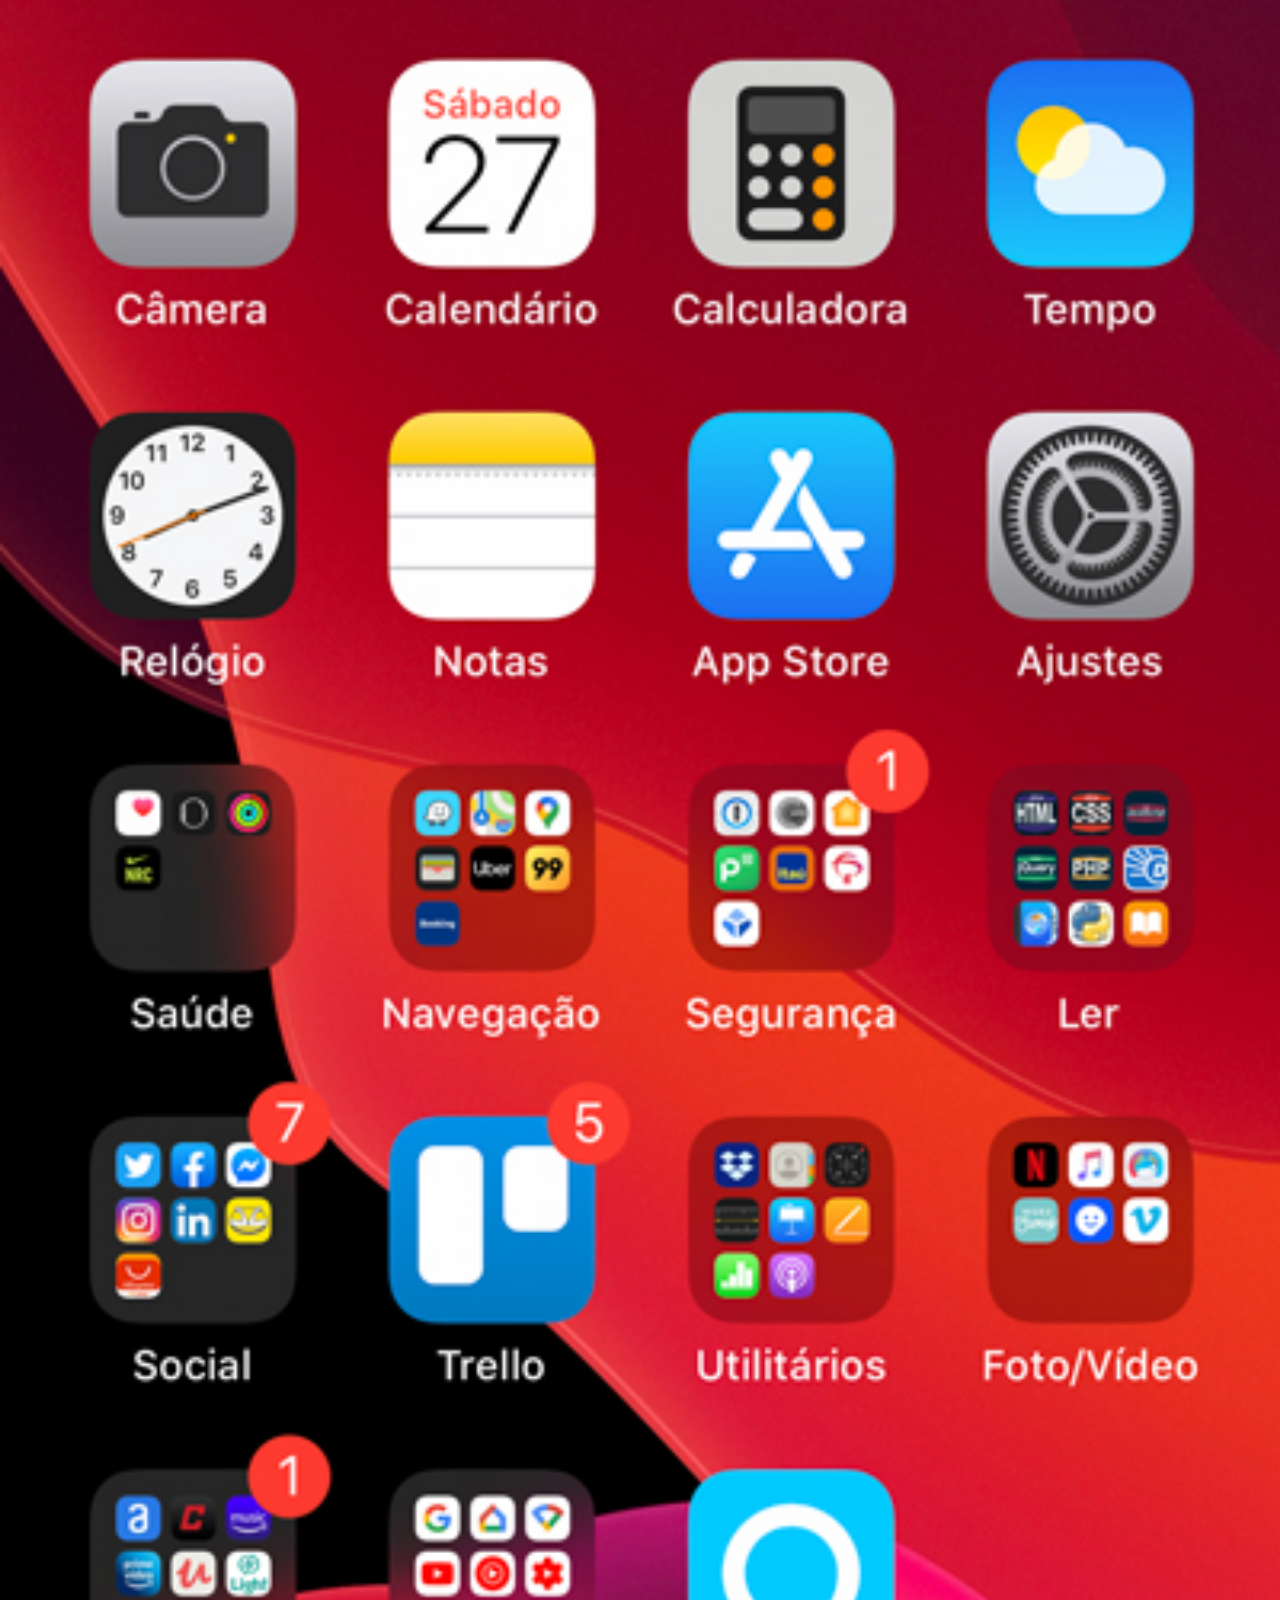
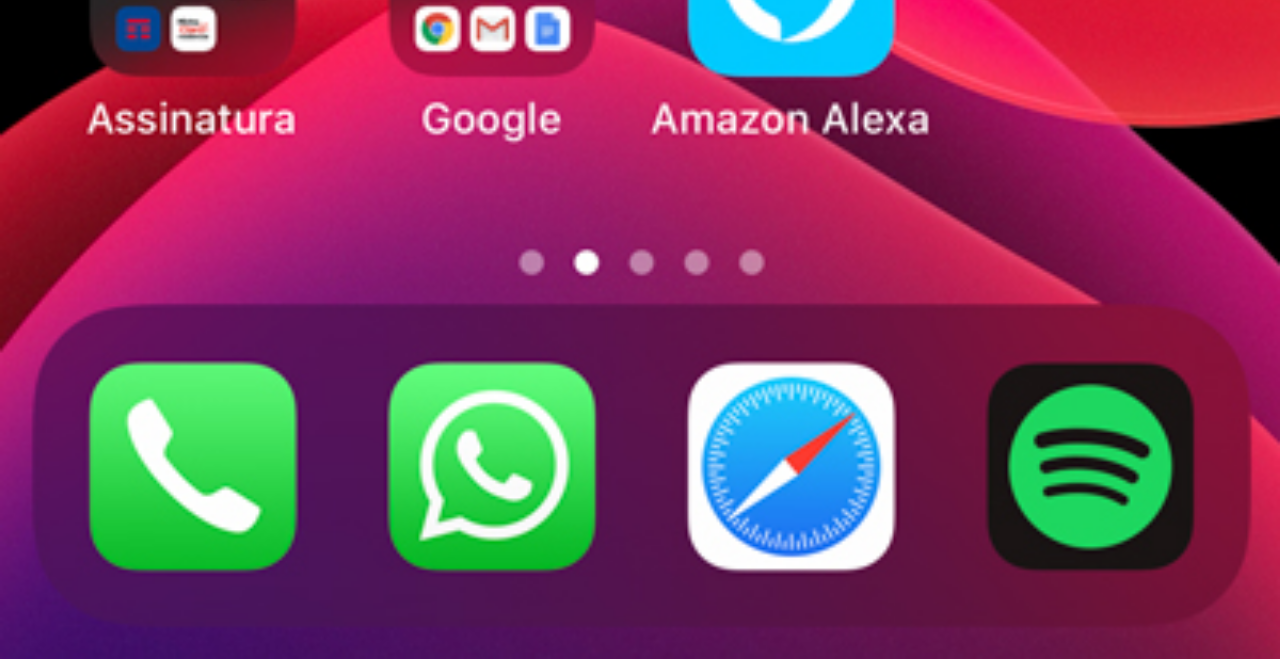
<file: Redes Sociais/redes-sociais/pag0.html>
<!DOCTYPE html>
<html lang="pt">
<head>
    <meta charset="UTF-8">
    <meta name="viewport" content="width=device-width, initial-scale=1.0">
    <title>Document</title>
    <style>
        * {
            margin: 0;
            padding: 0;
        }
        img {
            background-size: cover;
            width: 100%;
            height: 100%;
        }
    </style>
</head>
<body>
    <main>
        <img src="../img/tela-home.jpg">
    </main>
</body>
</html>
</file>
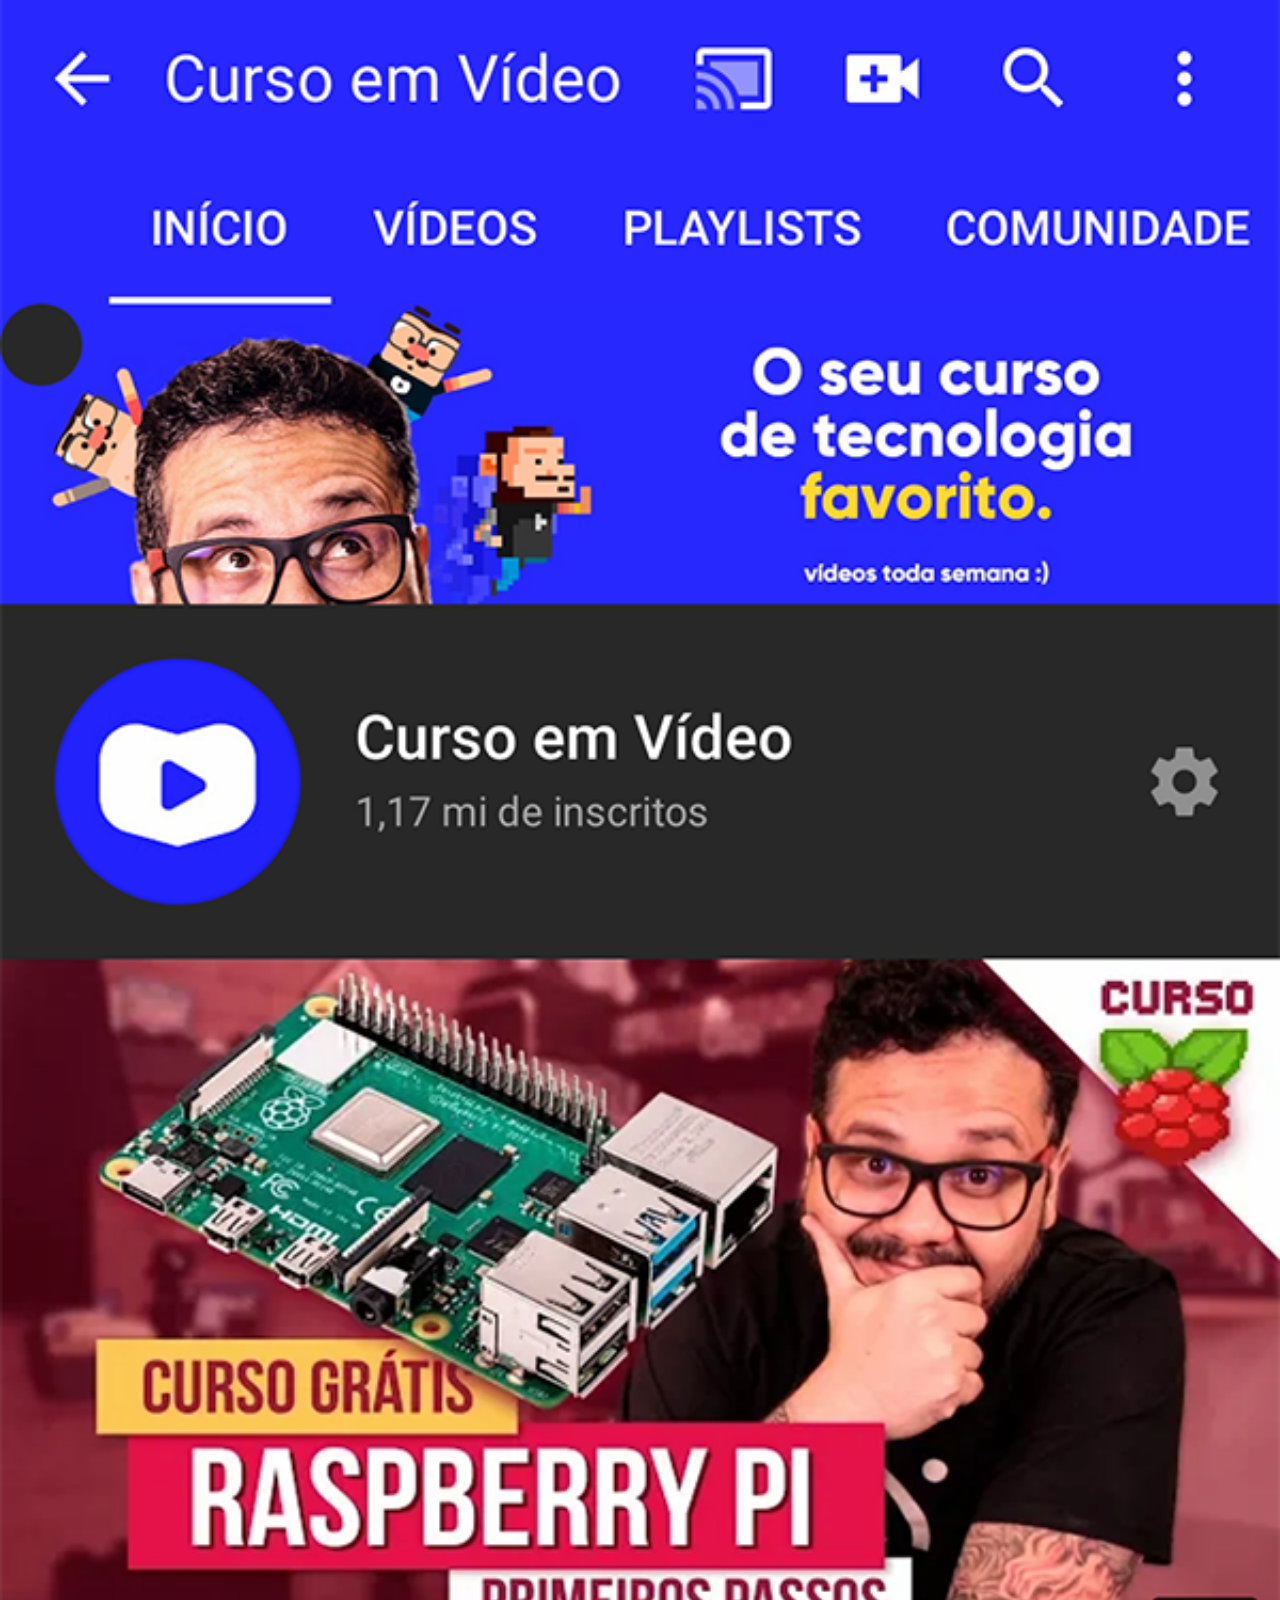
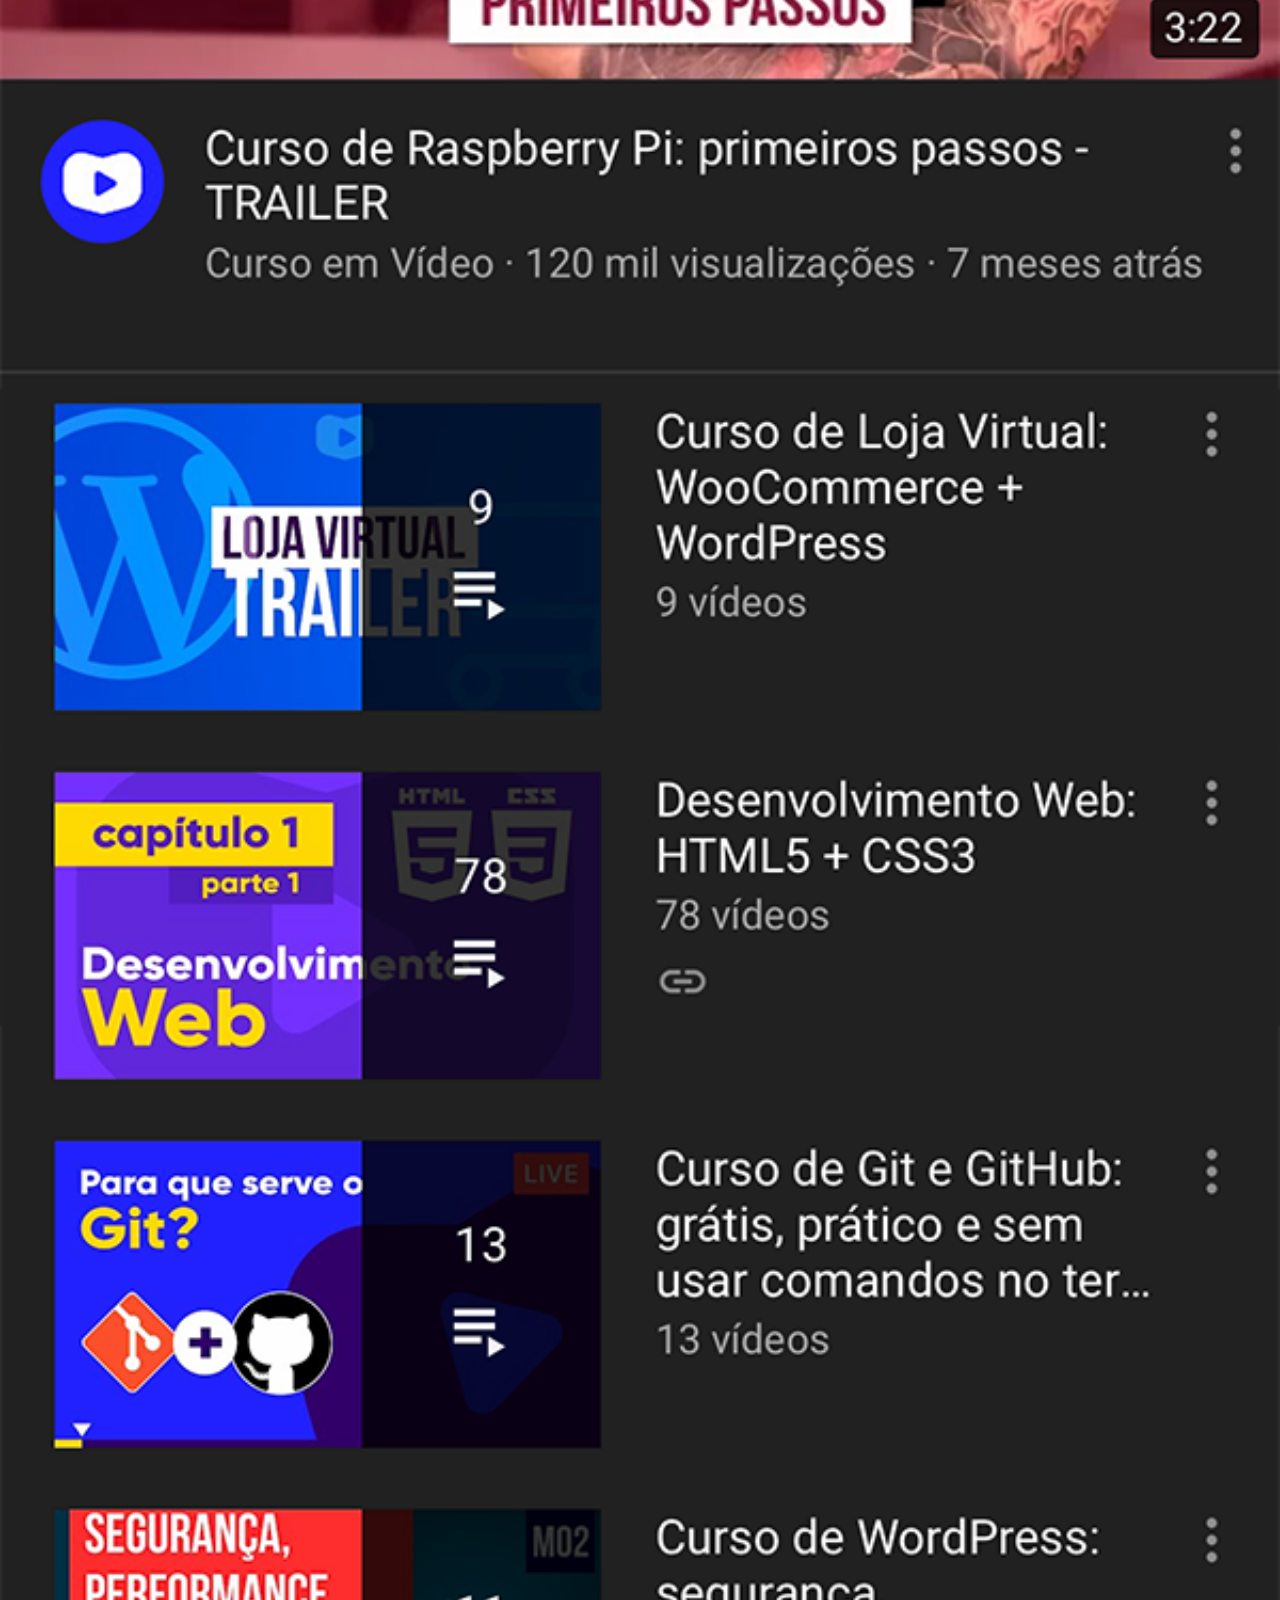
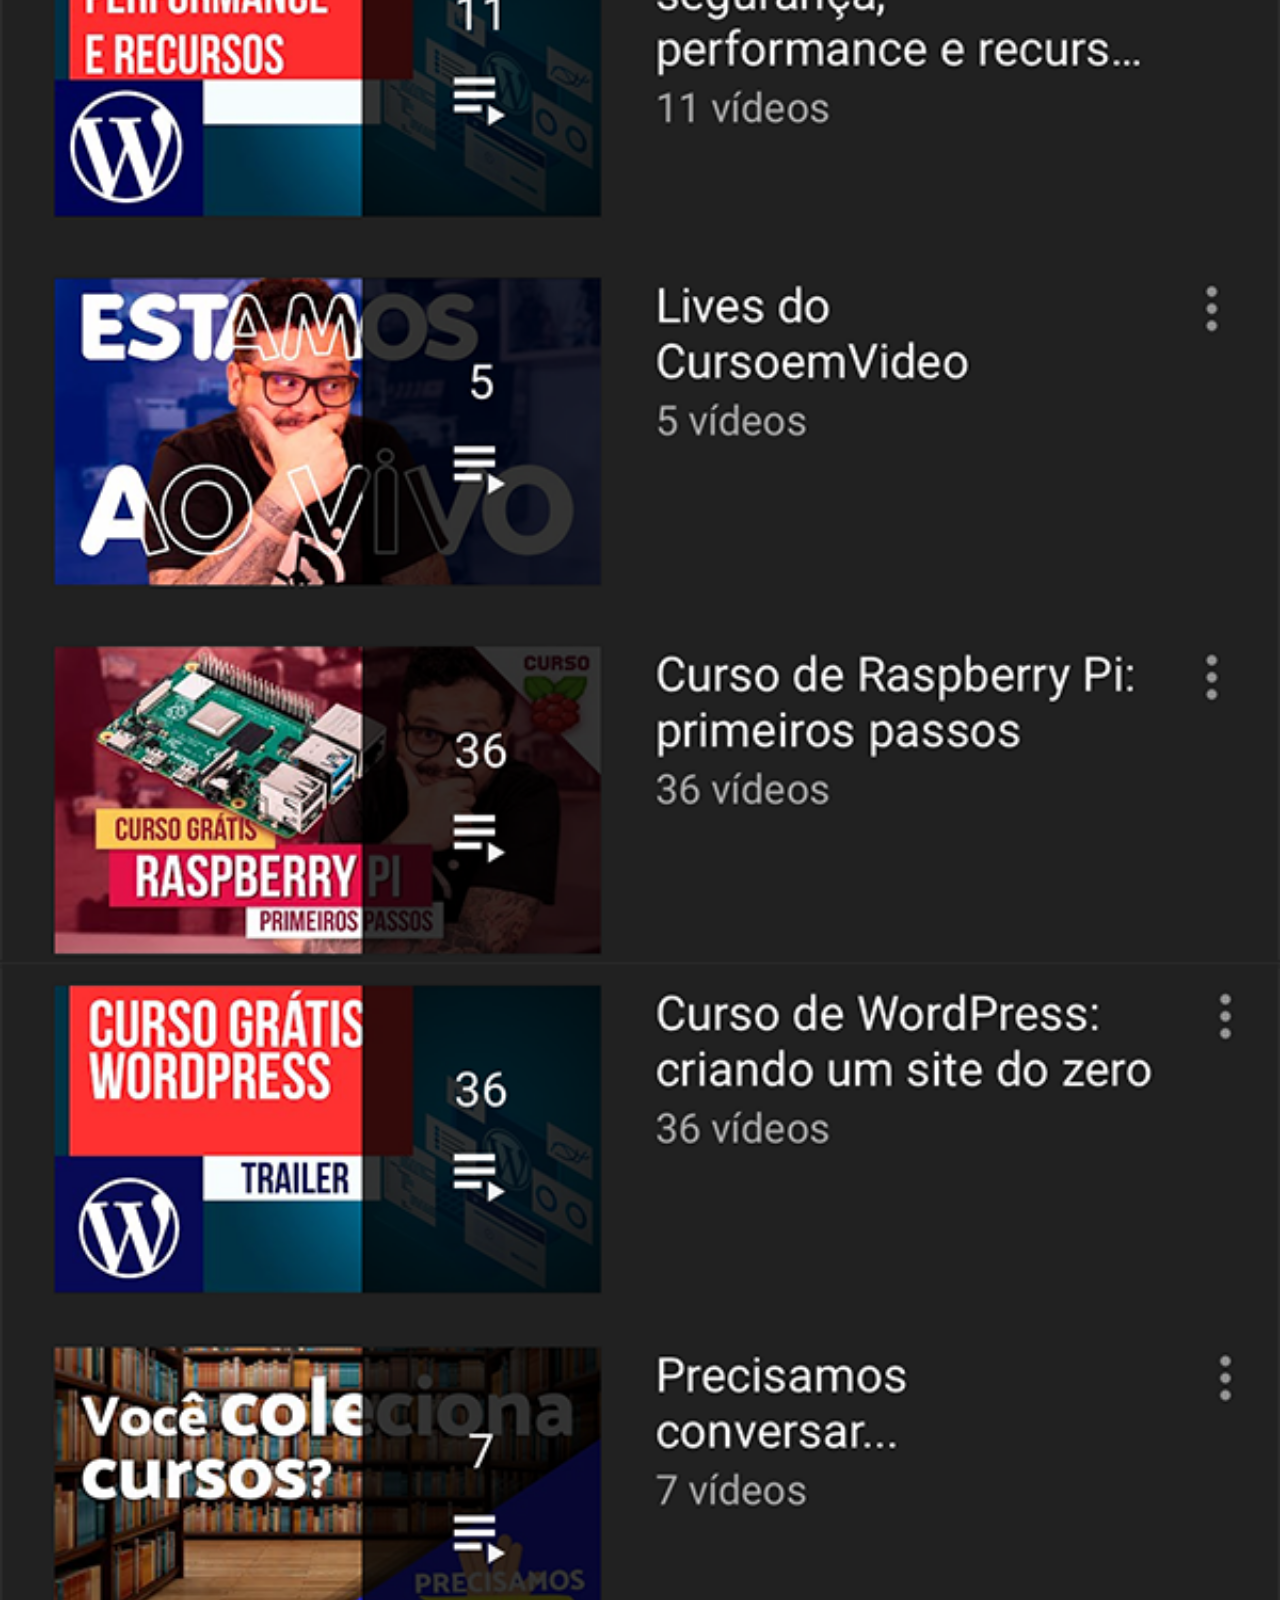
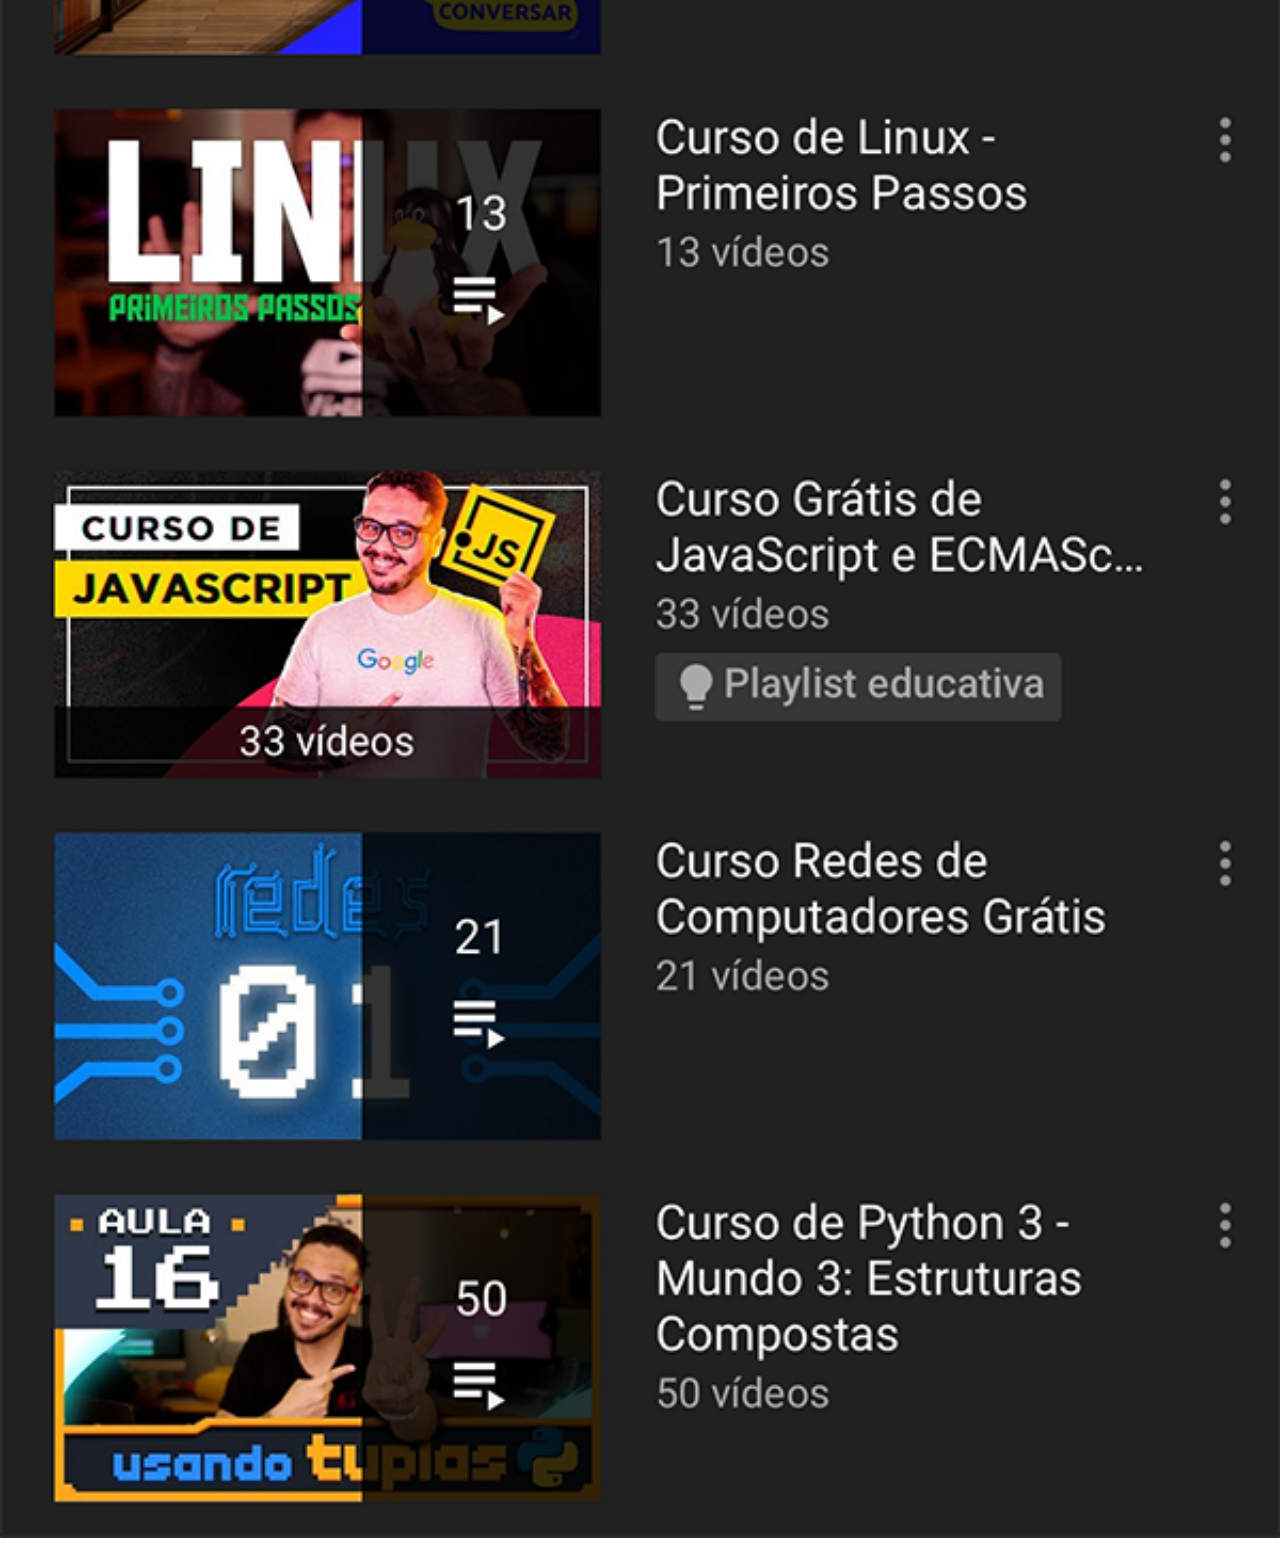
<file: Redes Sociais/redes-sociais/pag1.html>
<!DOCTYPE html>
<html lang="pt">
<head>
    <meta charset="UTF-8">
    <meta name="viewport" content="width=device-width, initial-scale=1.0">
    <title>Document</title>
    <style>
        * {
            margin: 0;
            padding: 0;
        }
        img {
            background-size: cover;
            width: 100%;
            height: 100%;
        }
    </style>
</head>
<body>
    <main>
        <img src="../img/tela-youtube.png">
    </main>
</body>
</html>
</file>
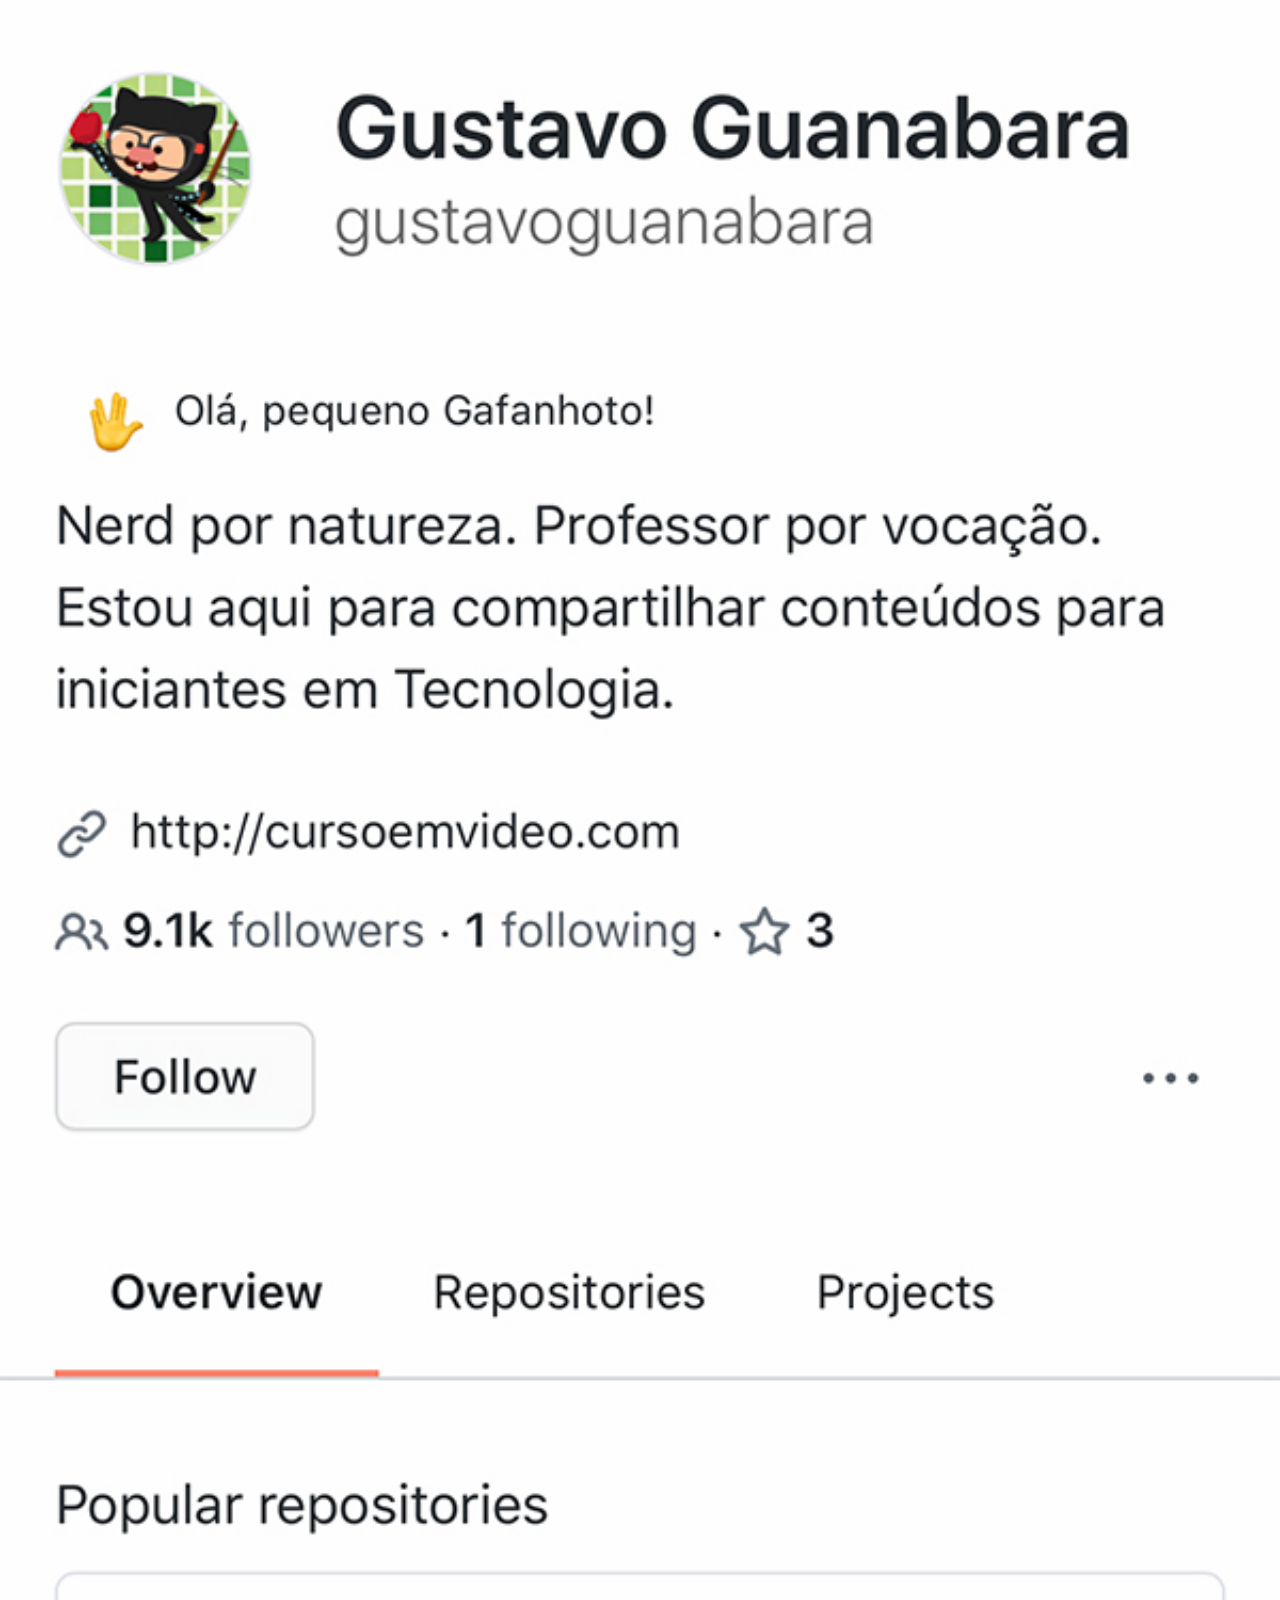
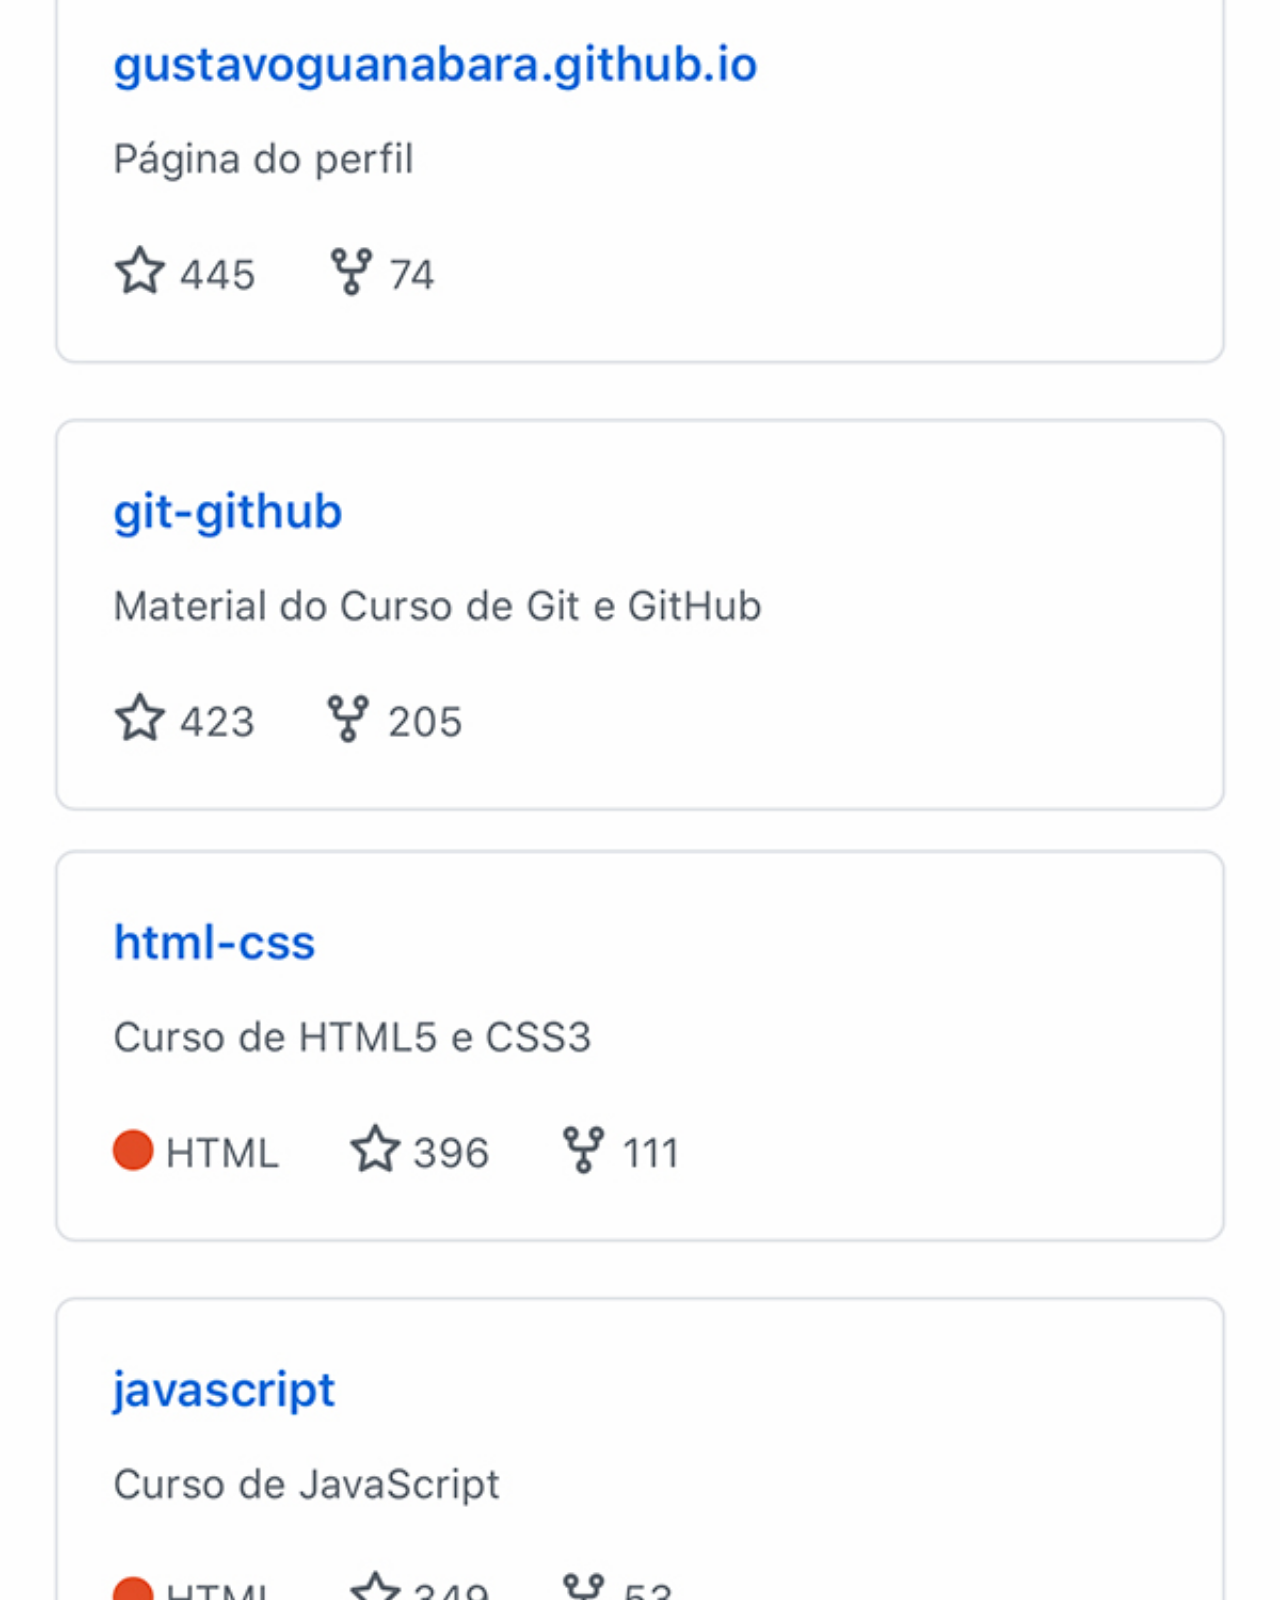
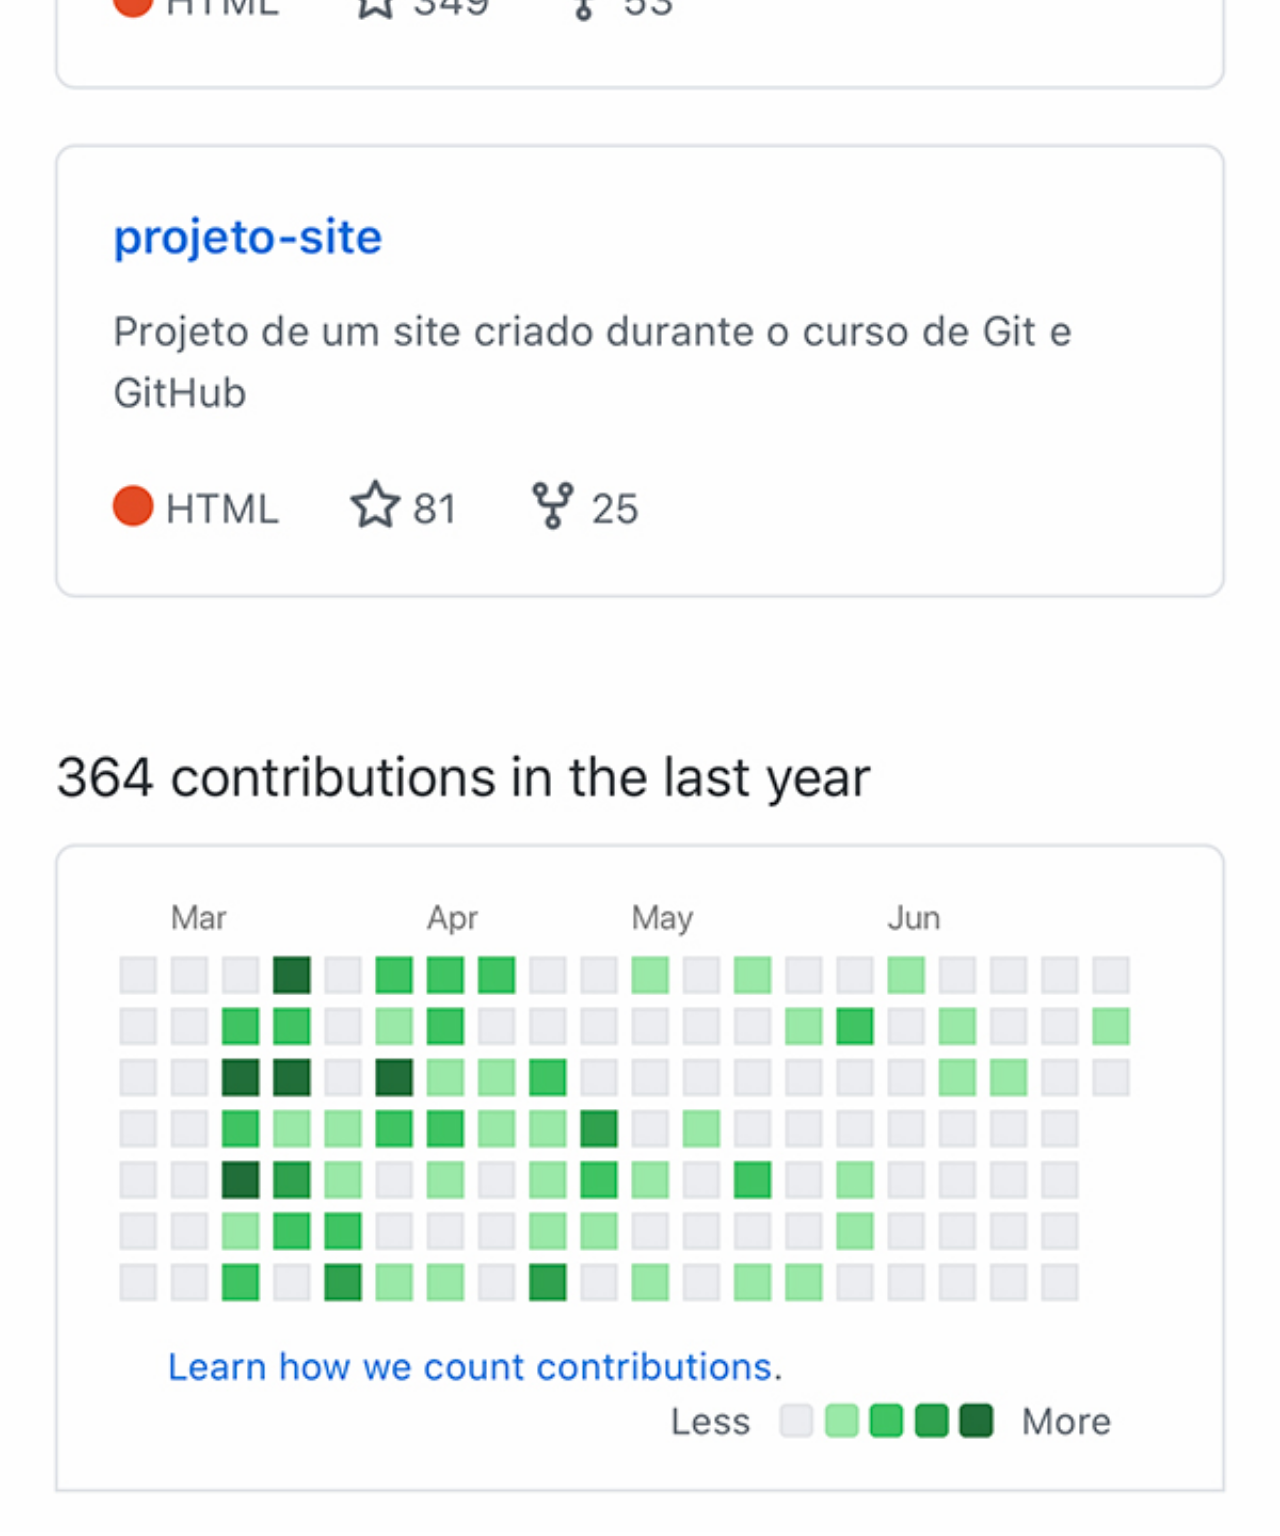
<file: Redes Sociais/redes-sociais/pag2.html>
<!DOCTYPE html>
<html lang="pt">
<head>
    <meta charset="UTF-8">
    <meta name="viewport" content="width=device-width, initial-scale=1.0">
    <title>Document</title>
    <style>
        * {
            margin: 0;
            padding: 0;
        }
        img {
            background-size: cover;
            width: 100%;
            height: 100%;
        }
    </style>
</head>
<body>
    <main>
        <img src="../img/tela-github.jpg">
    </main>
</body>
</html>
</file>
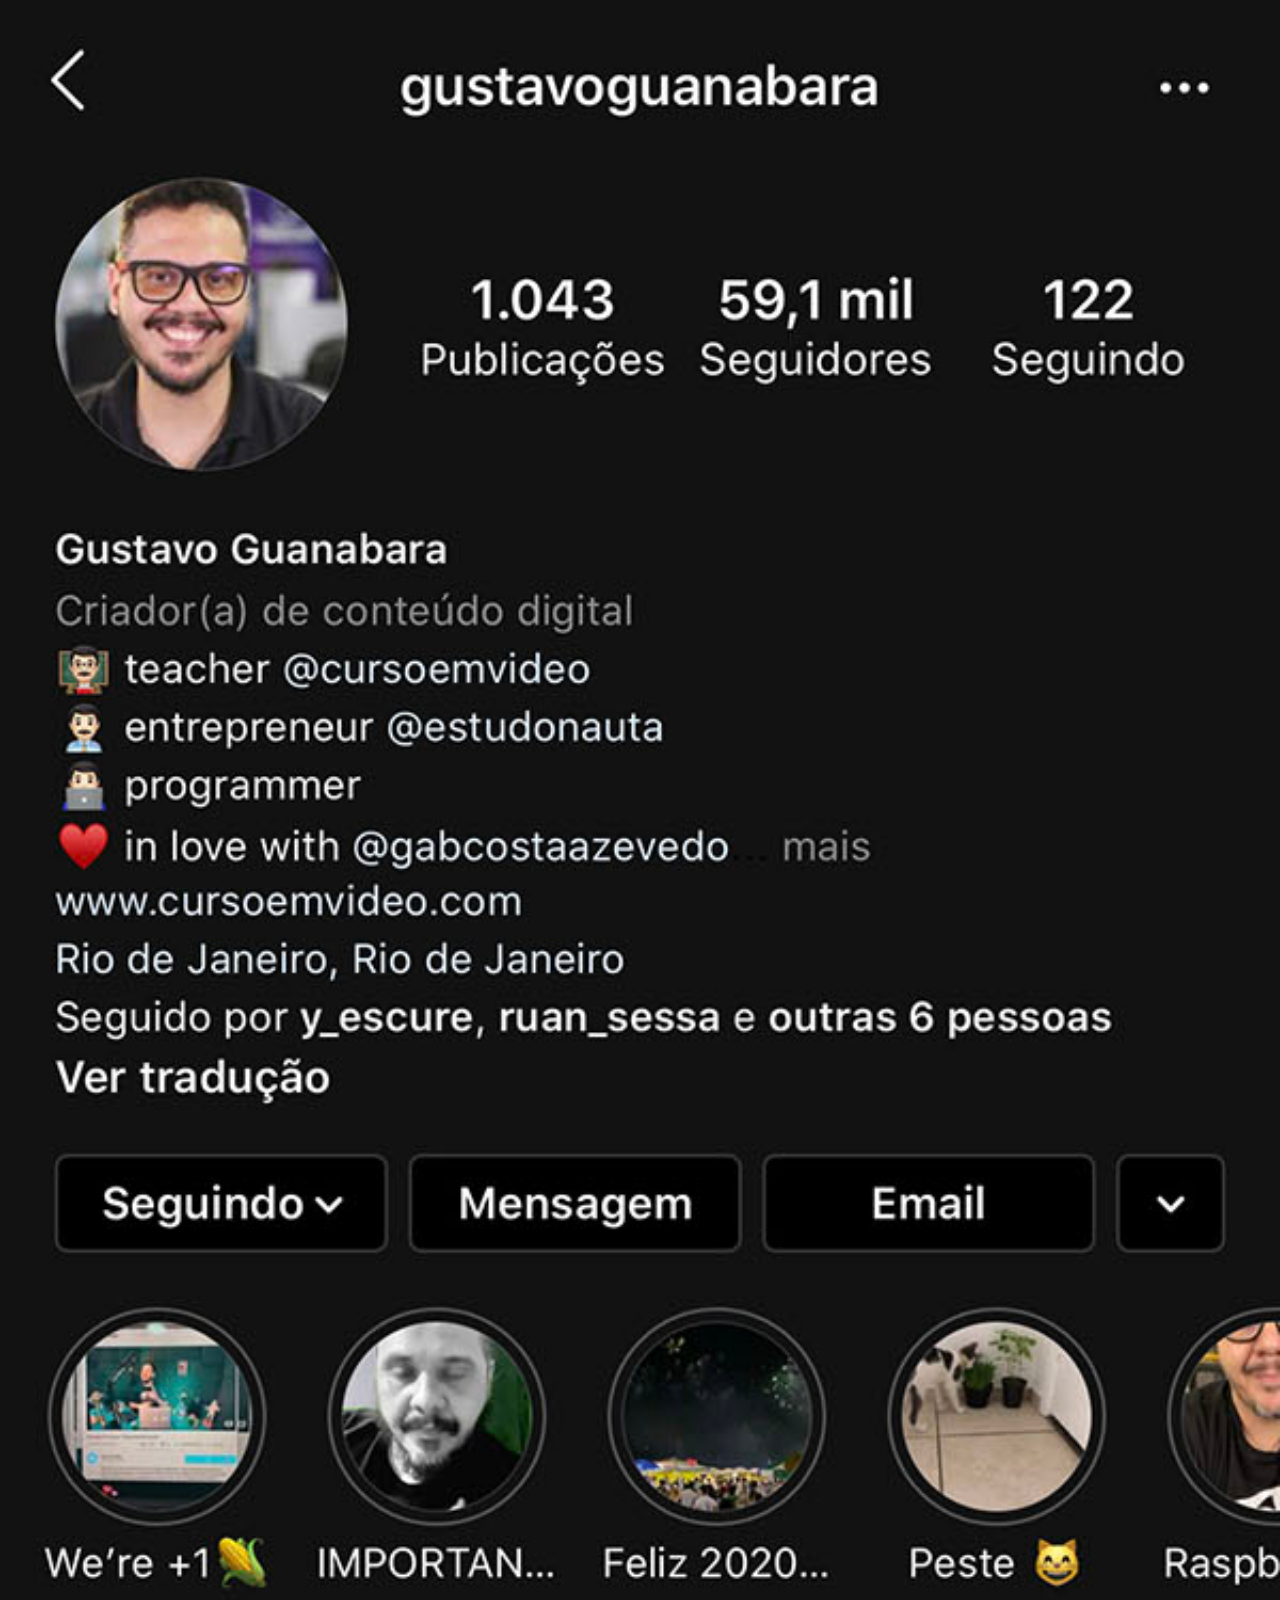
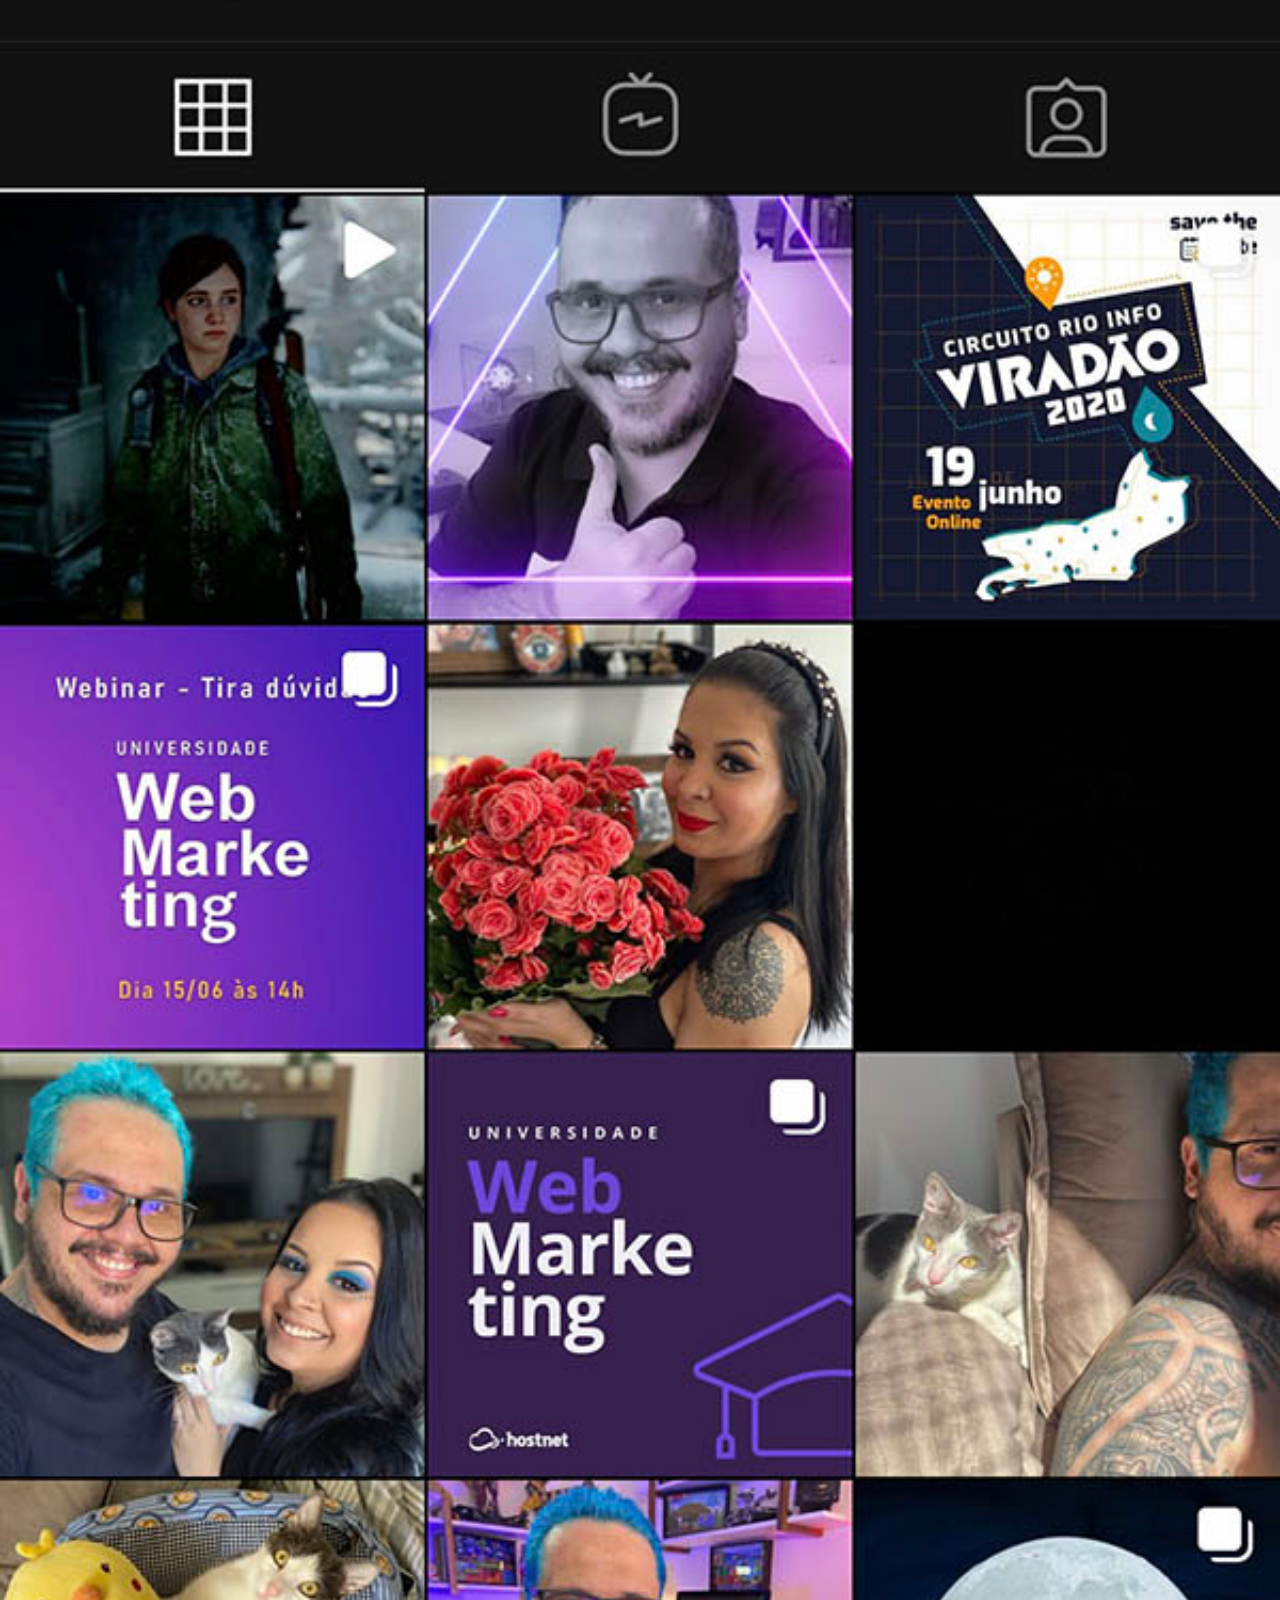
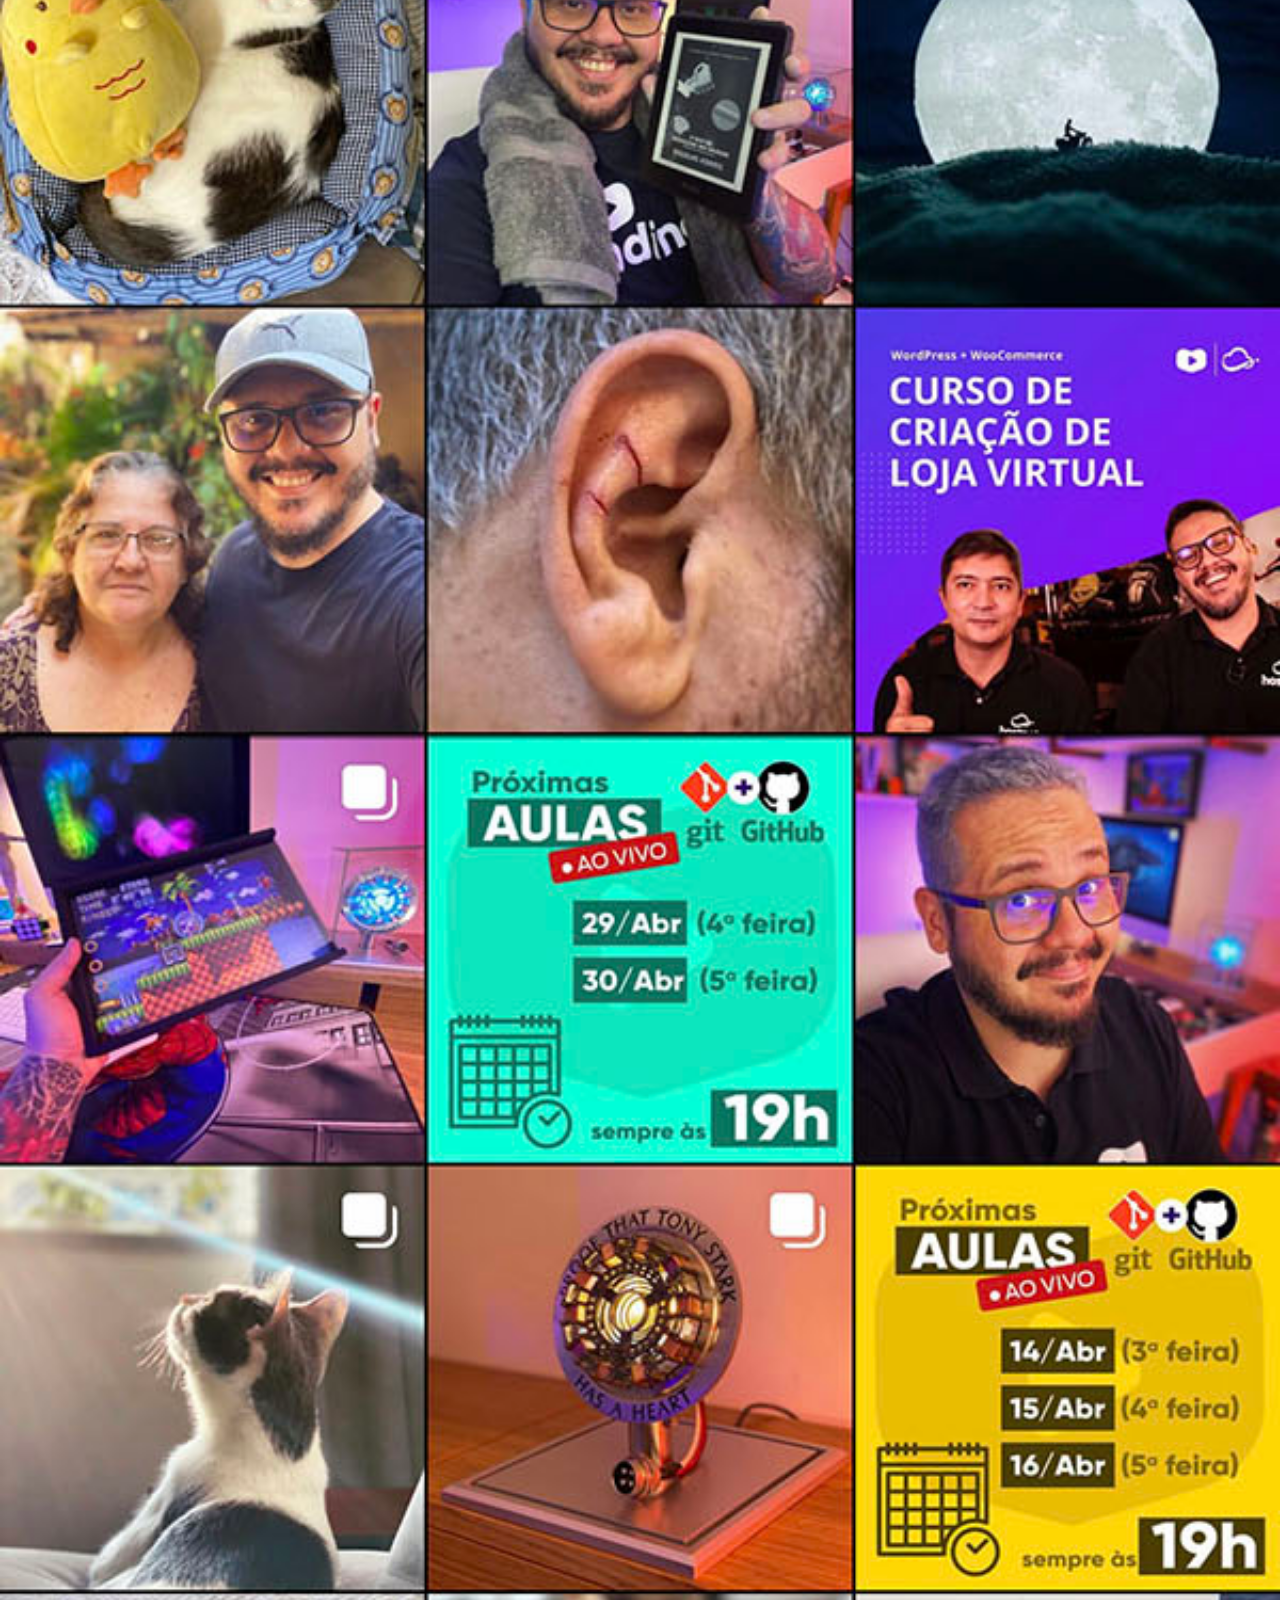
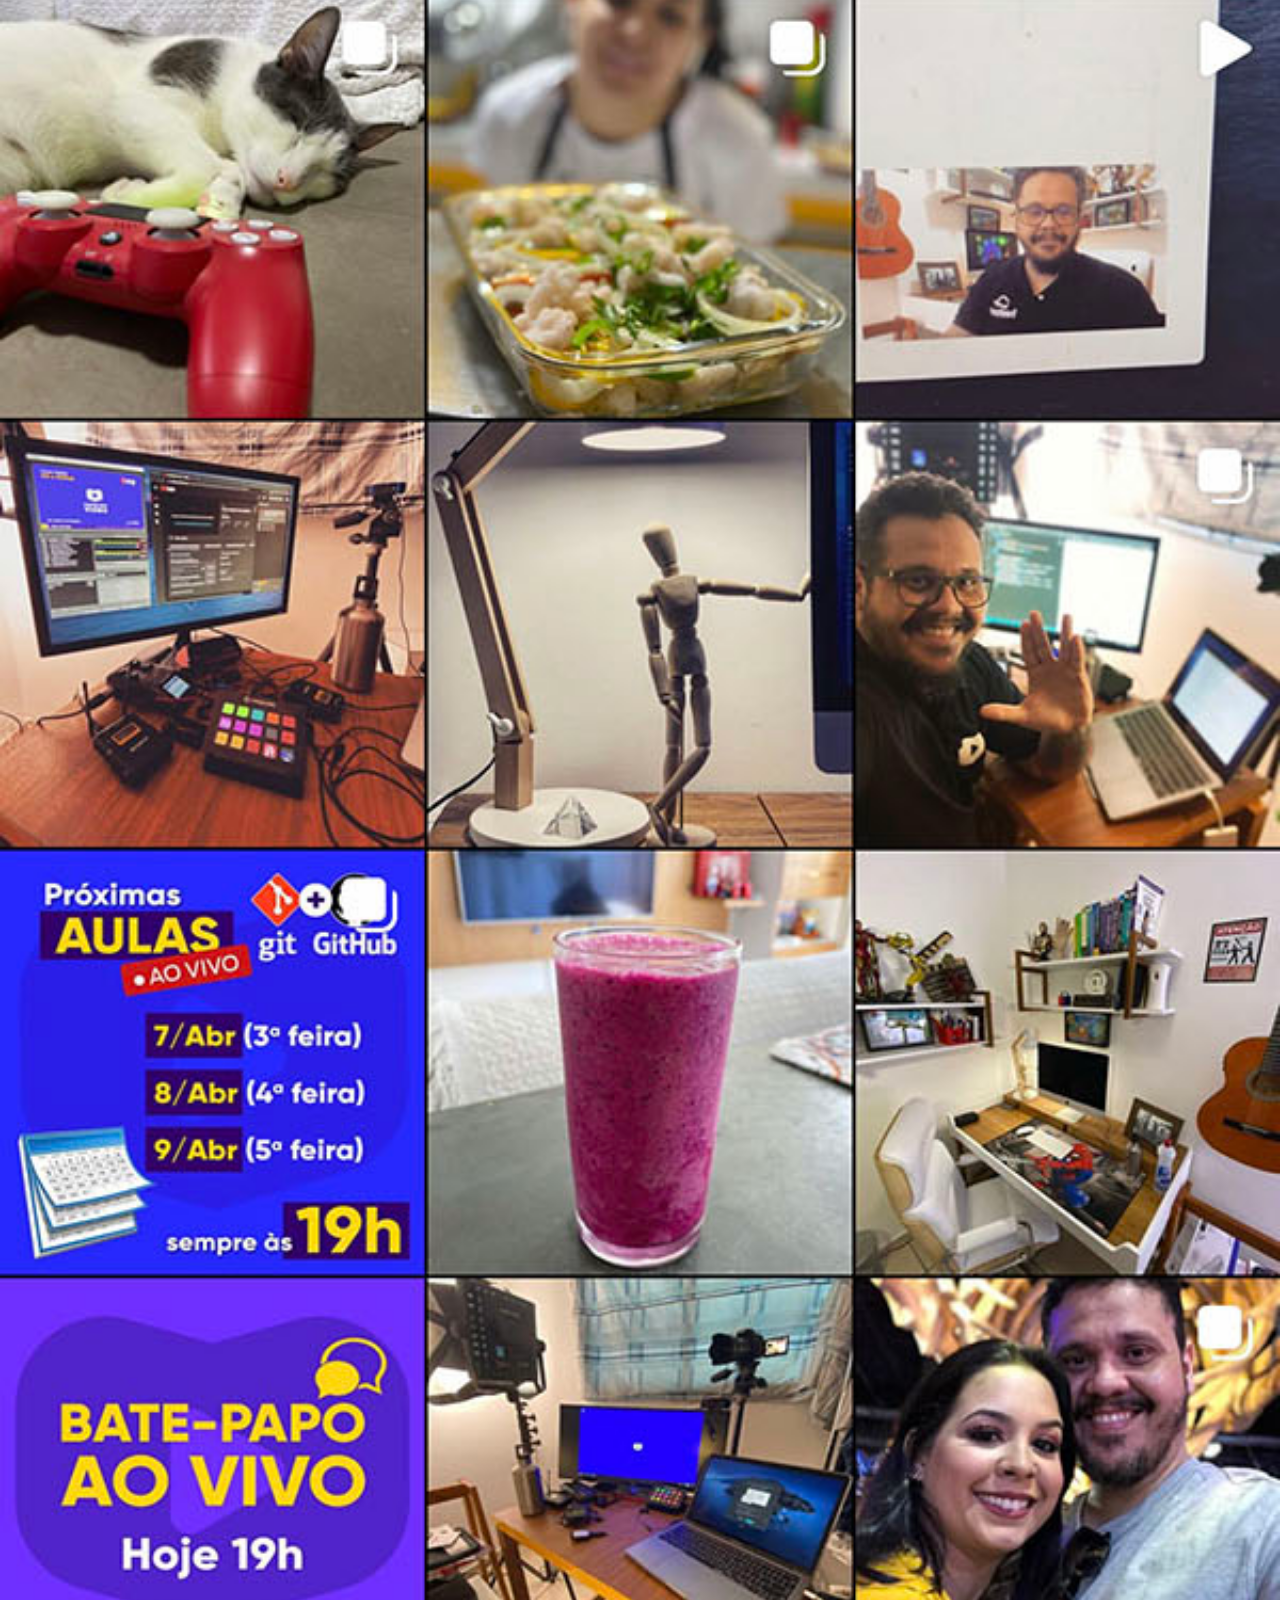
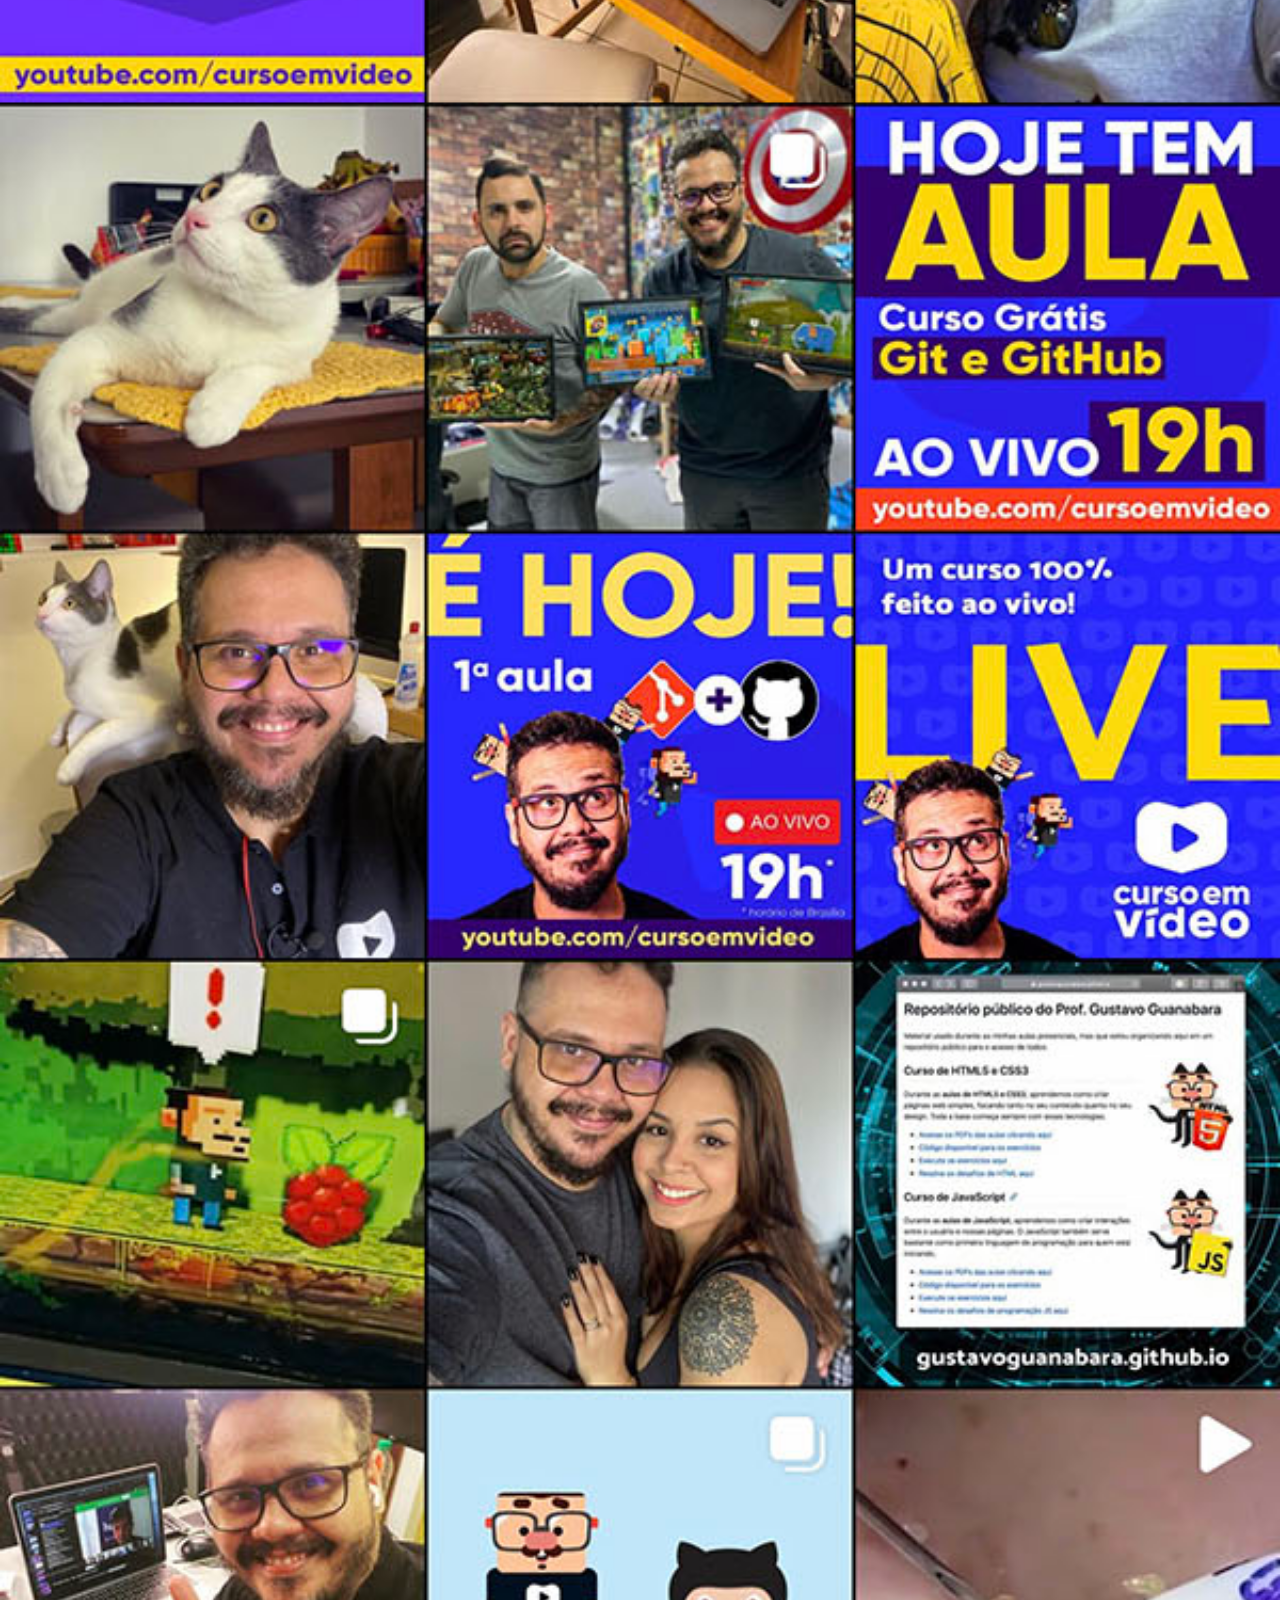
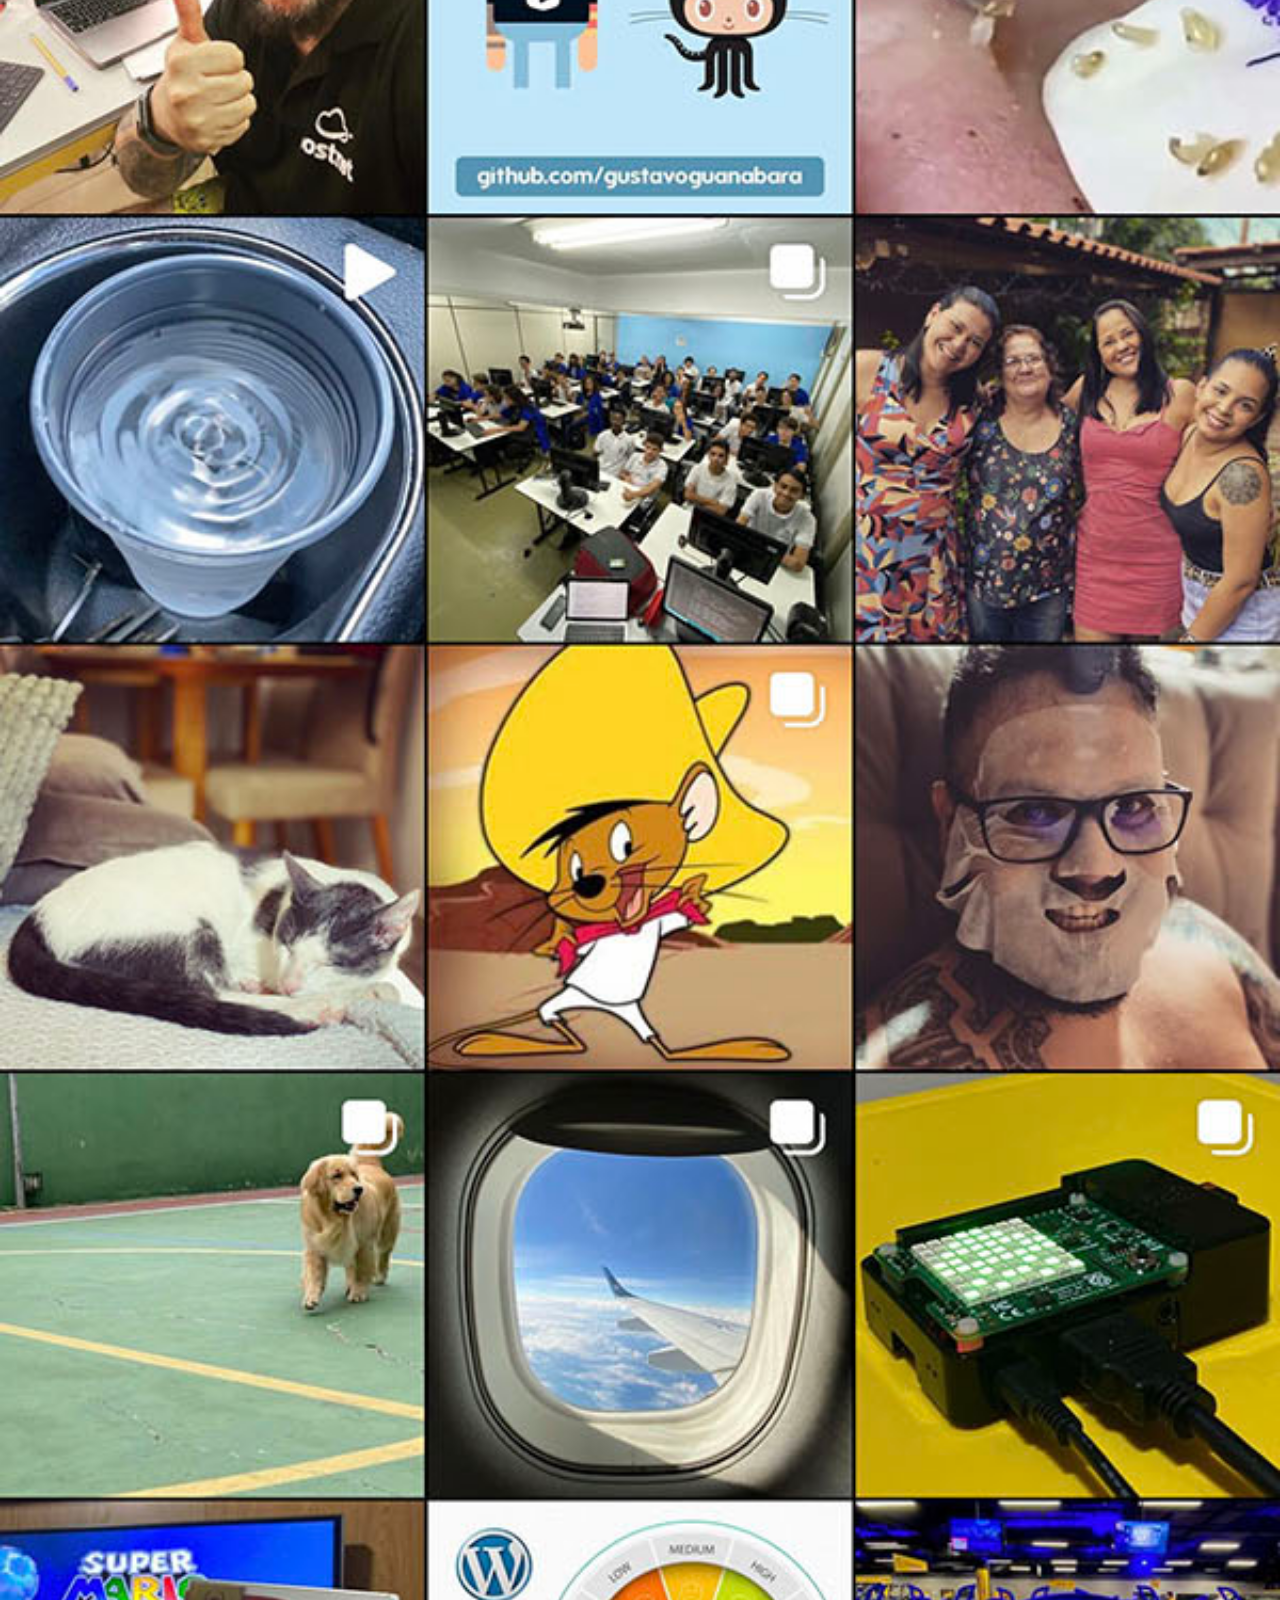
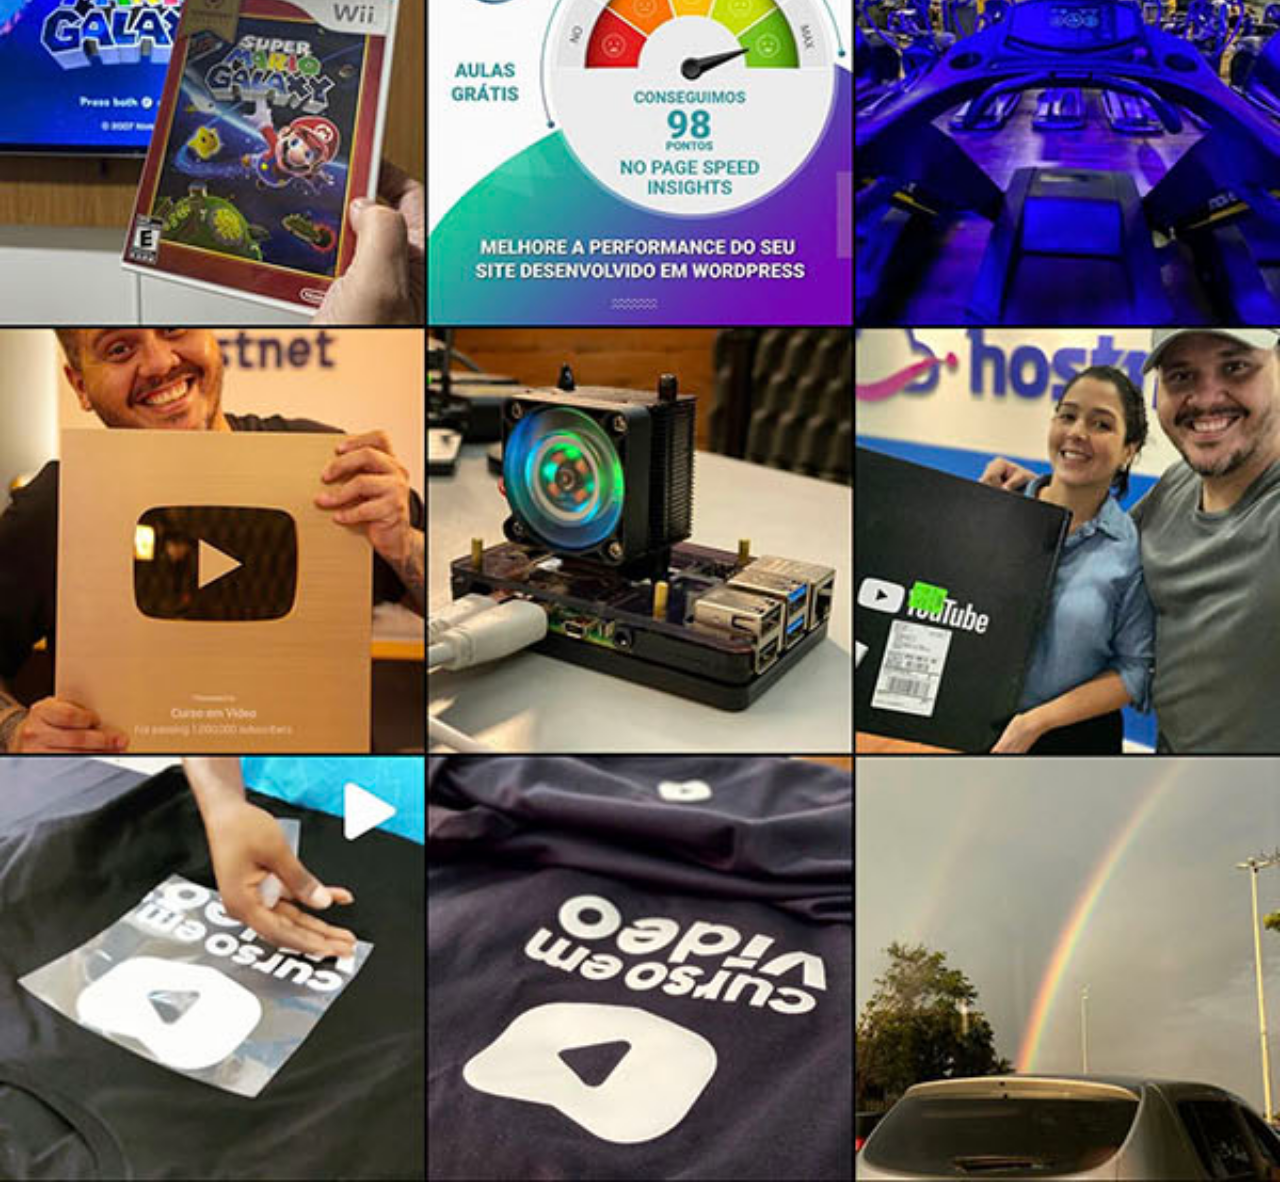
<file: Redes Sociais/redes-sociais/pag3.html>
<!DOCTYPE html>
<html lang="pt">
<head>
    <meta charset="UTF-8">
    <meta name="viewport" content="width=device-width, initial-scale=1.0">
    <title>Document</title>
    <style>
        * {
            margin: 0;
            padding: 0;
        }
        img {
            background-size: cover;
            width: 100%;
            height: 100%;
        }
    </style>
</head>
<body>
    <main>
        <img src="../img/tela-instagram.jpg">
    </main>
</body>
</html>
</file>
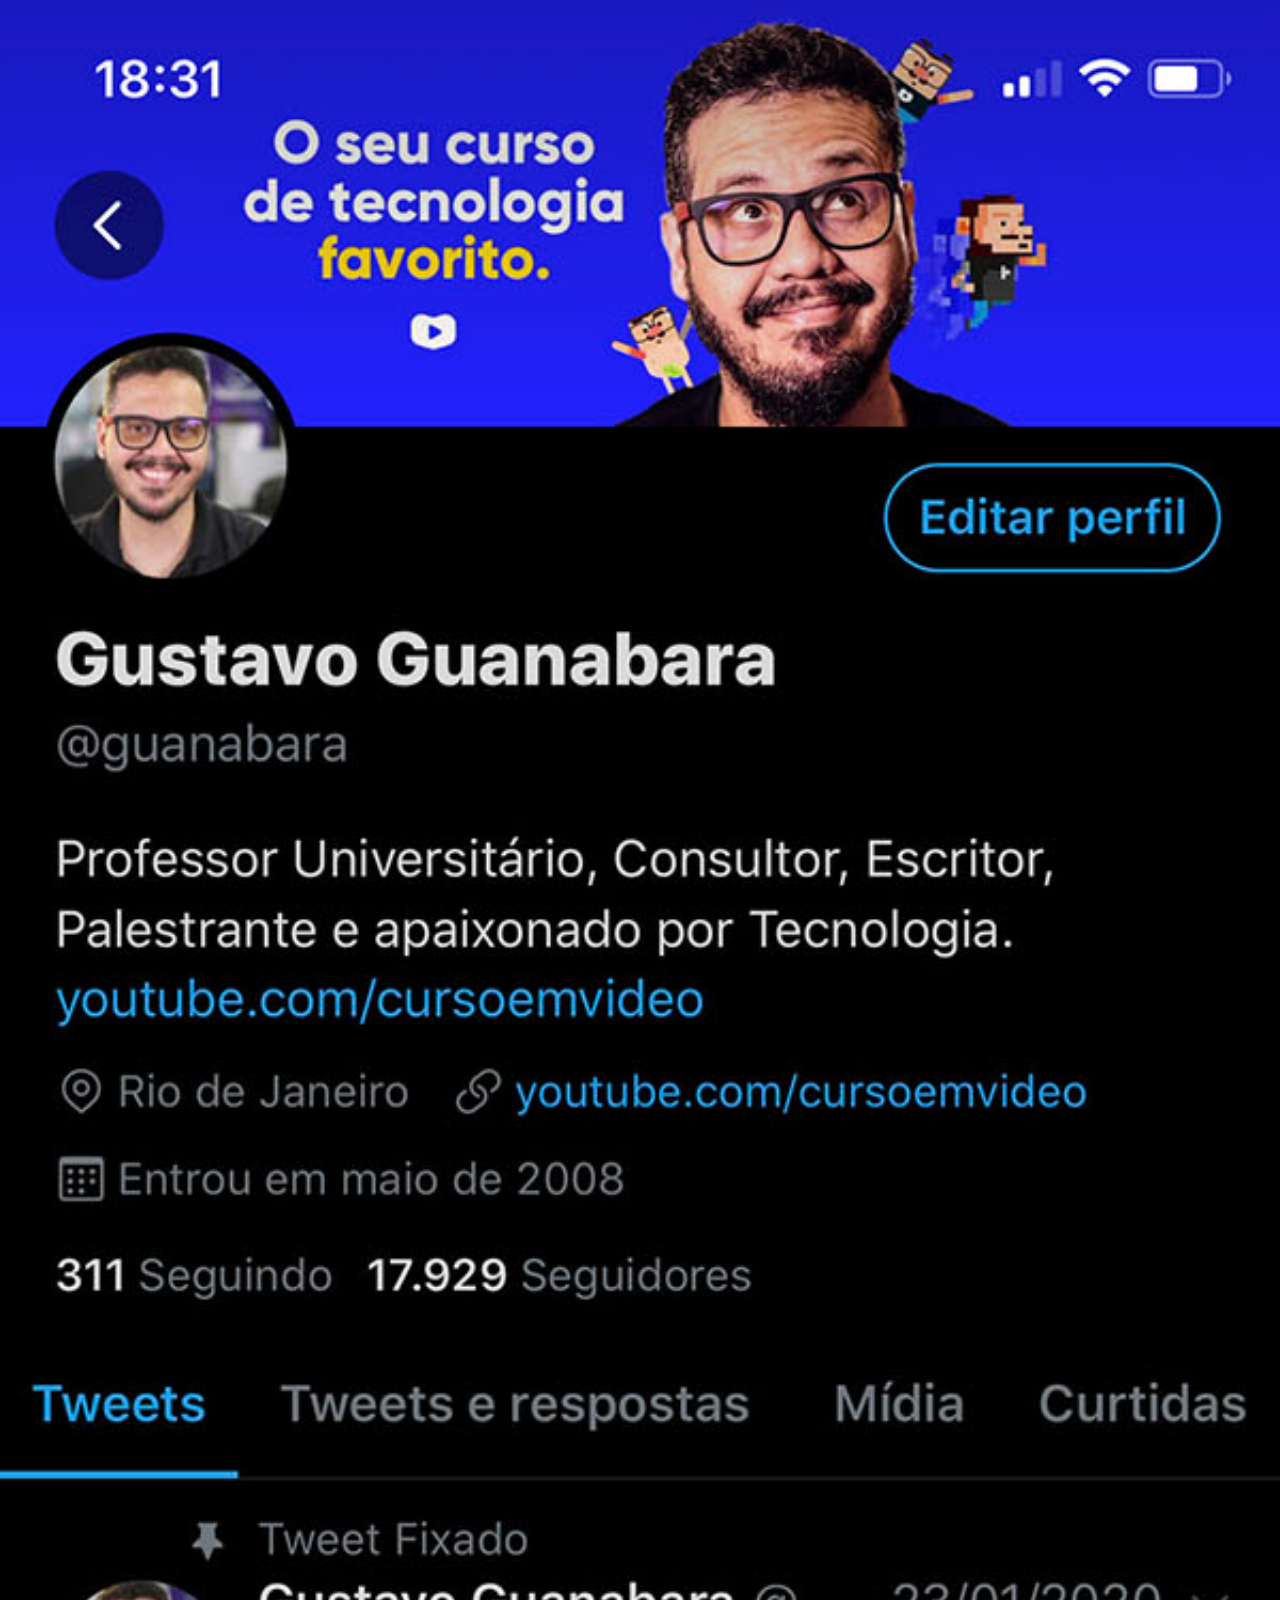
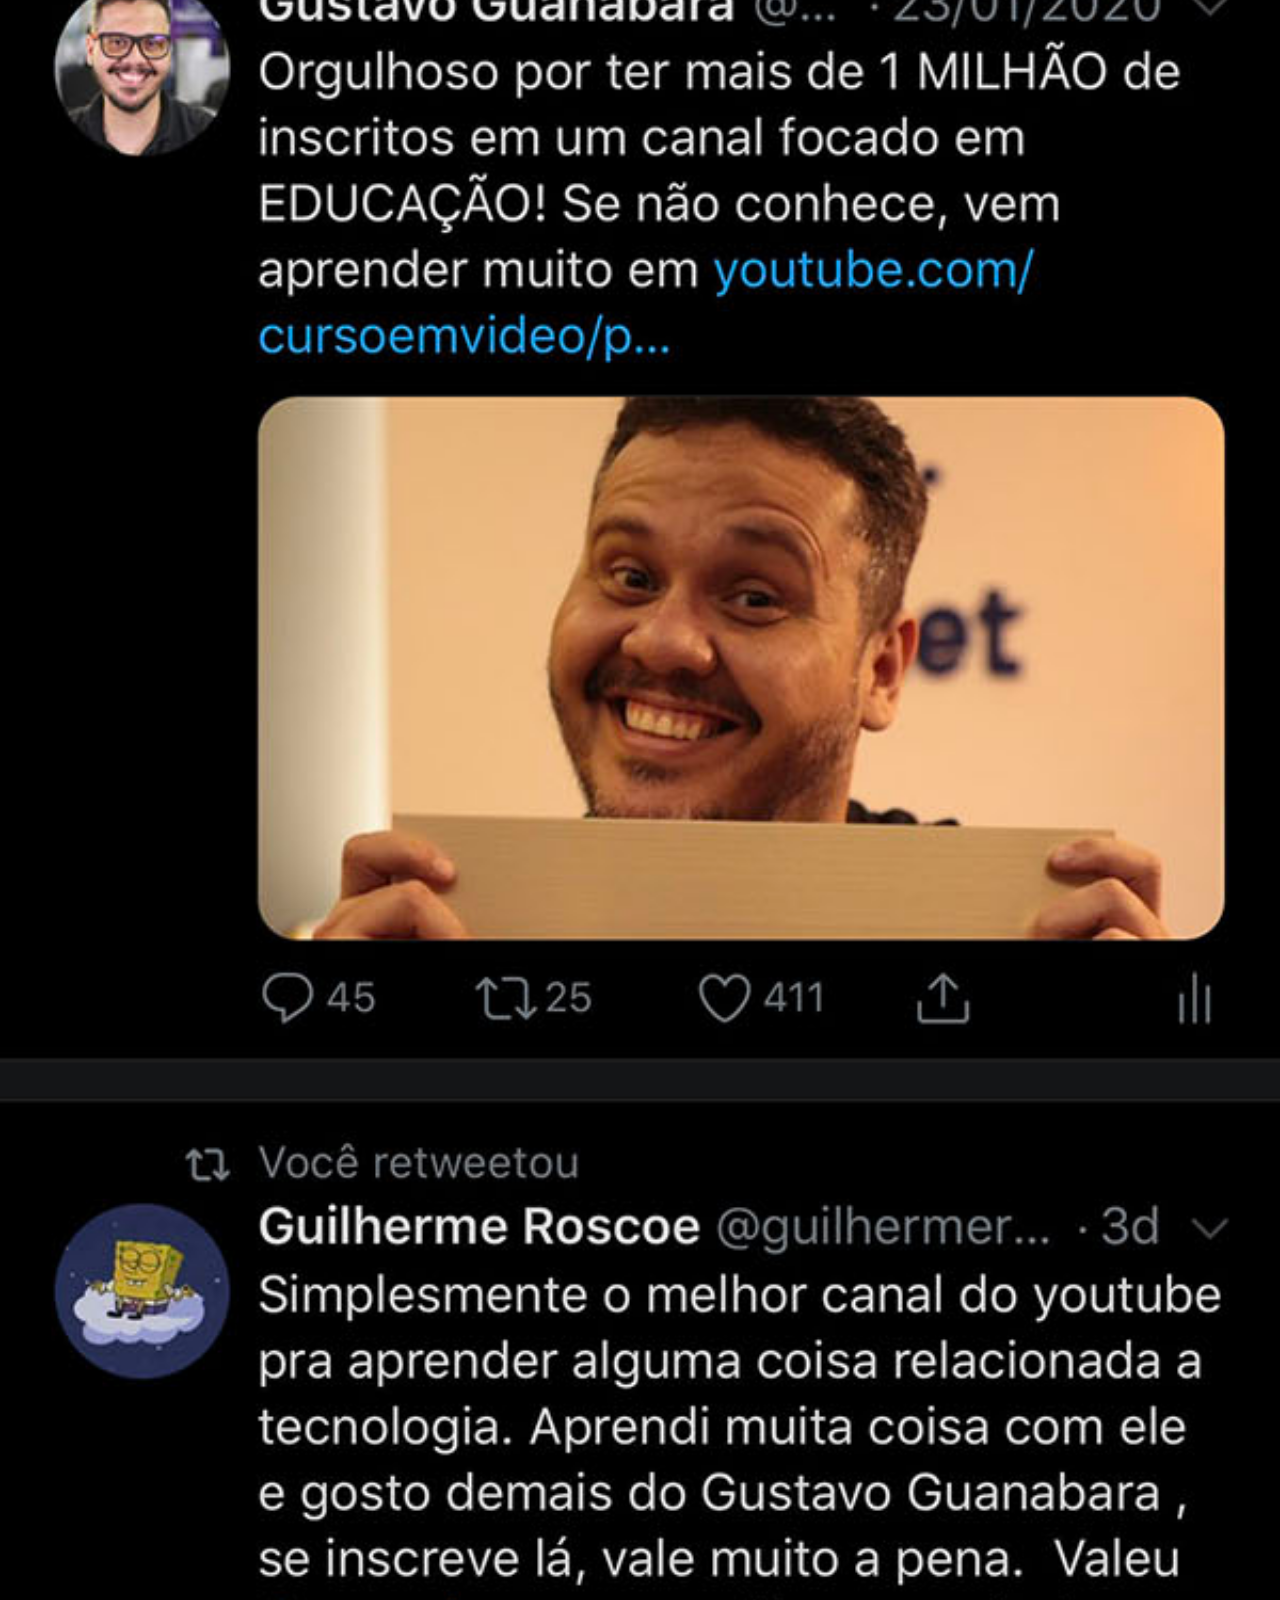
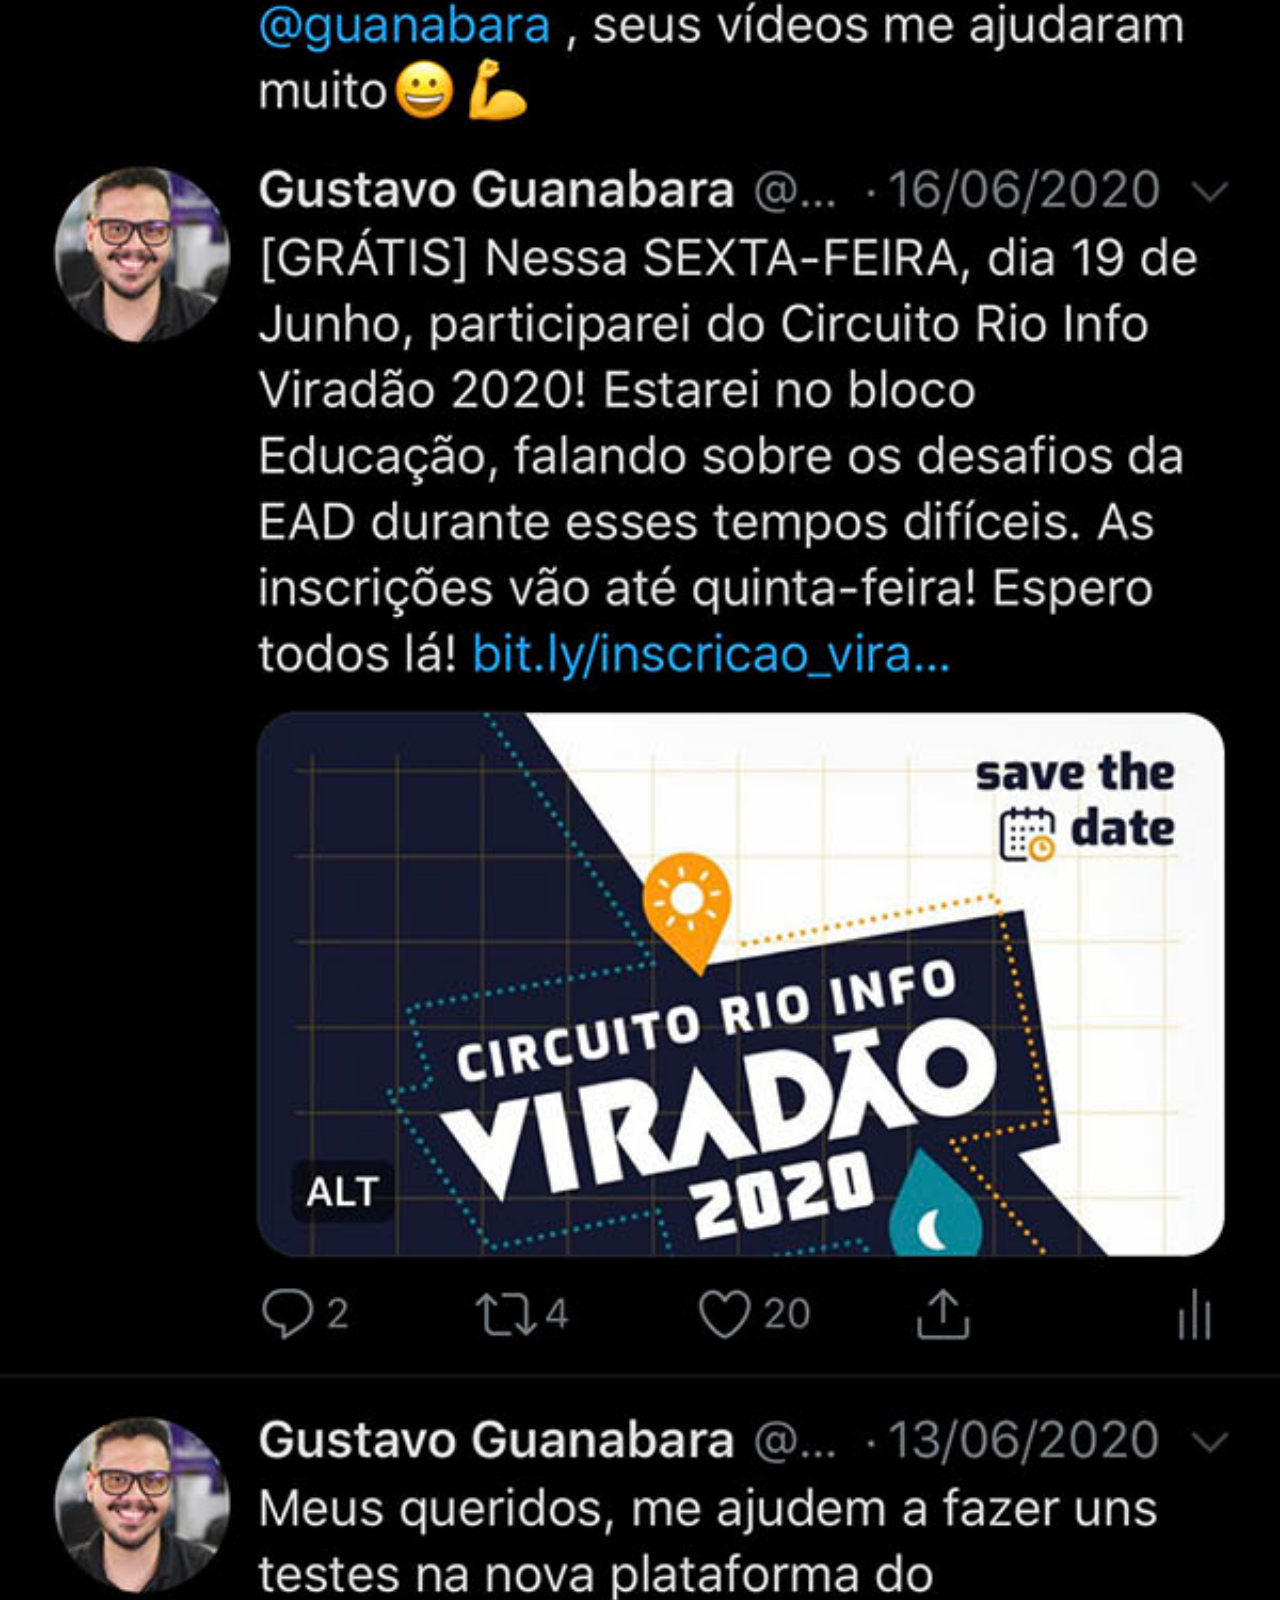
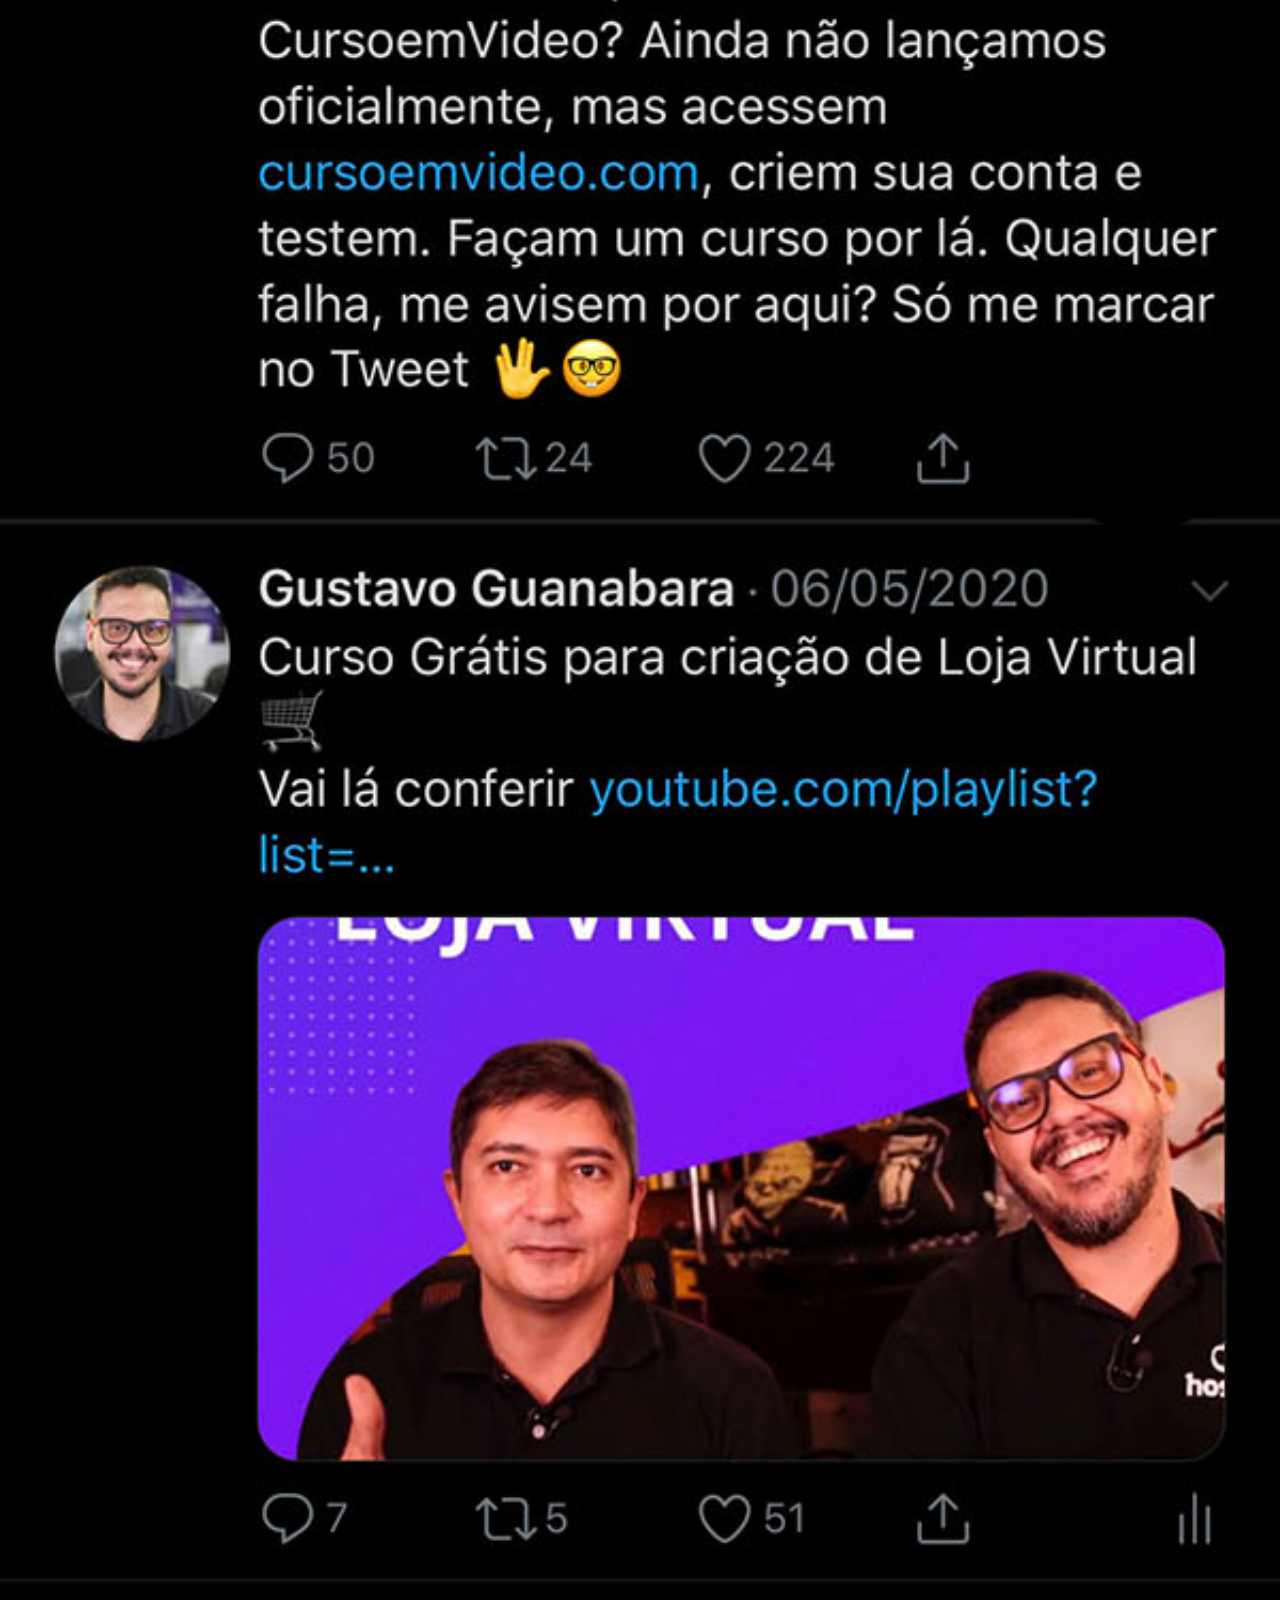
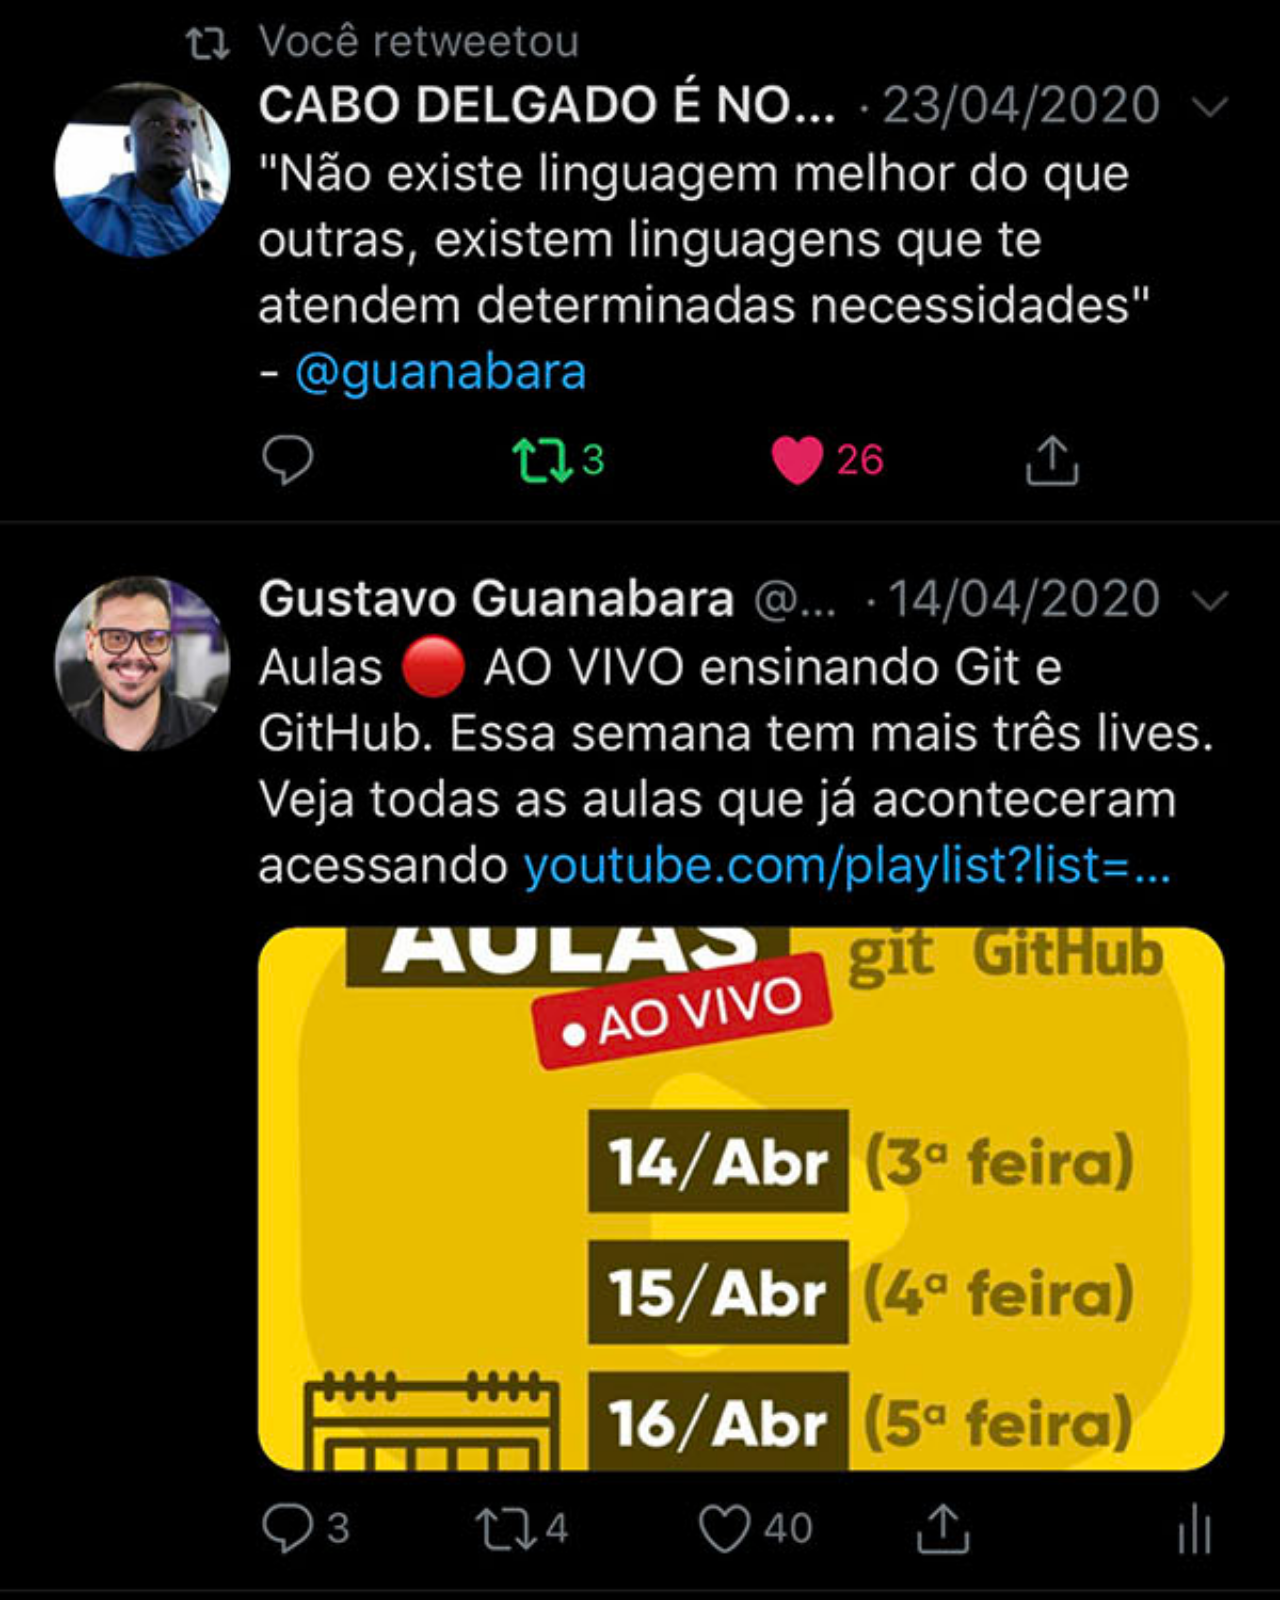
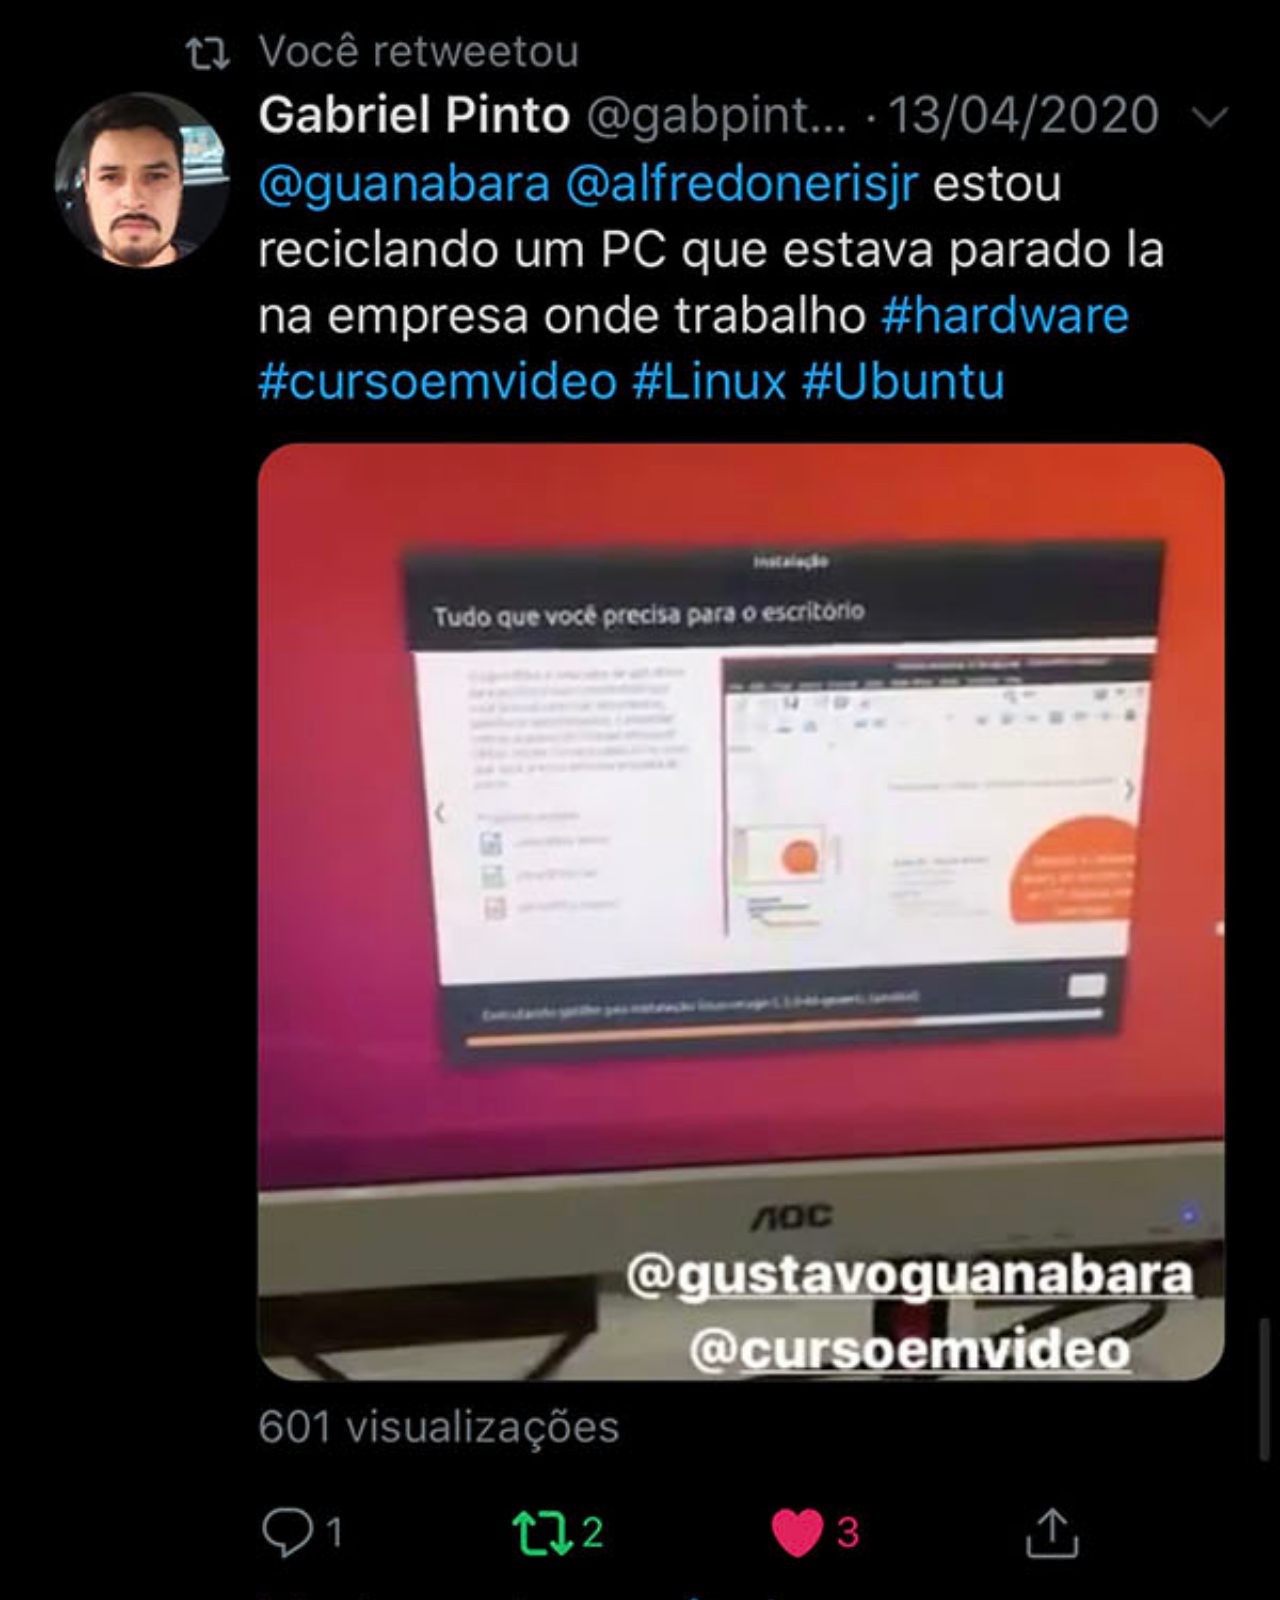
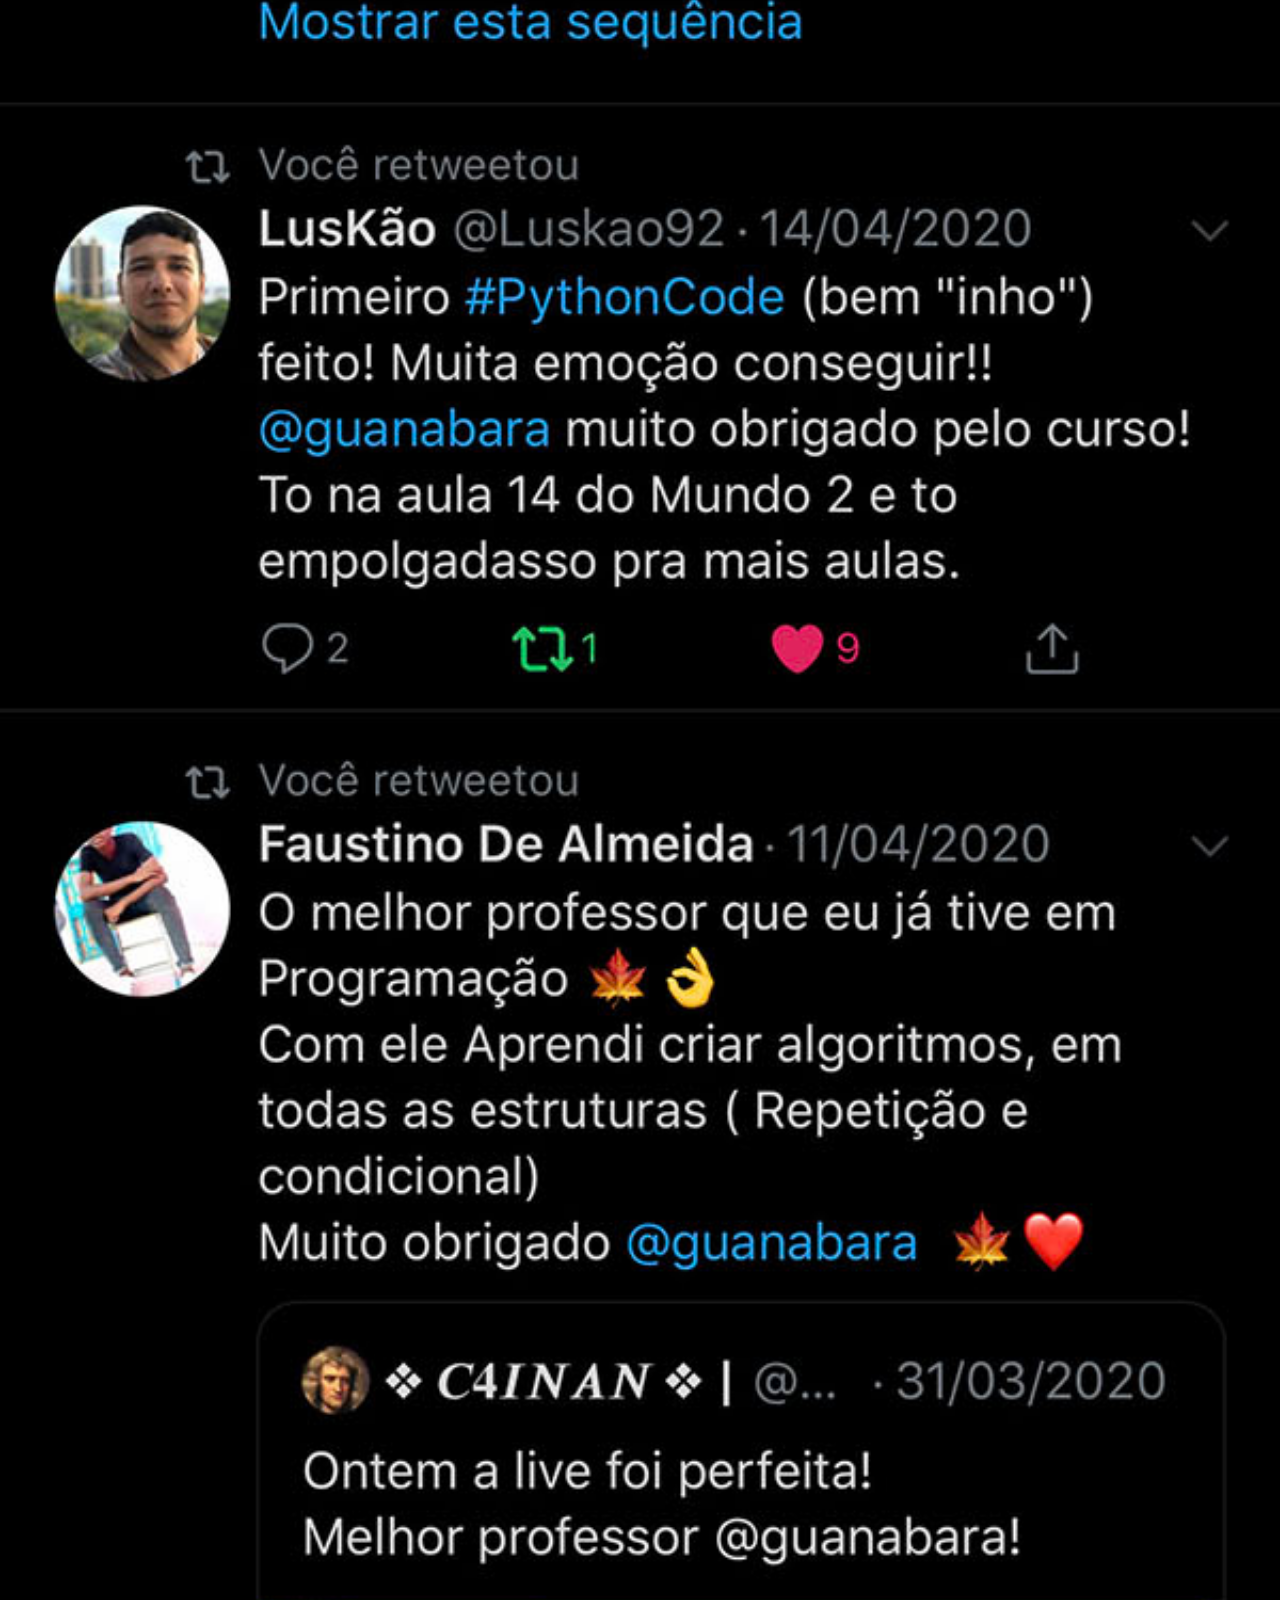
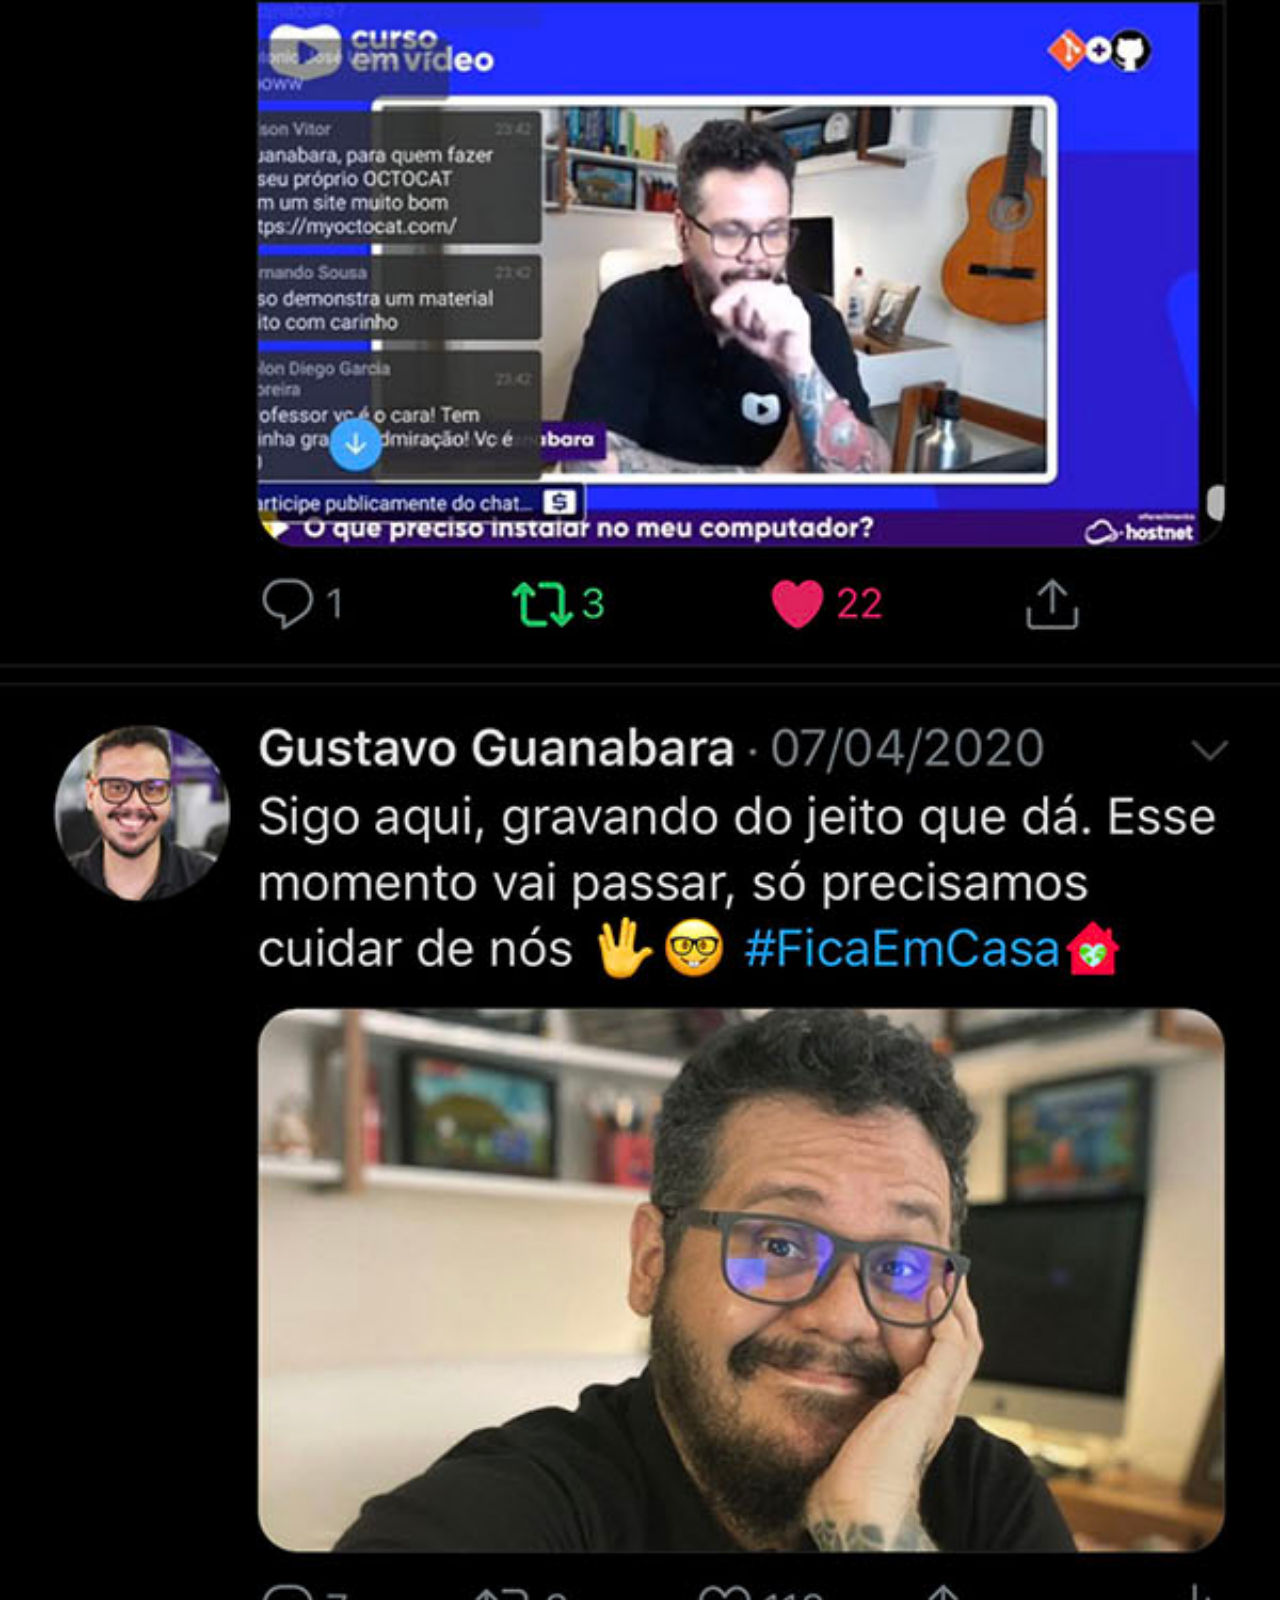
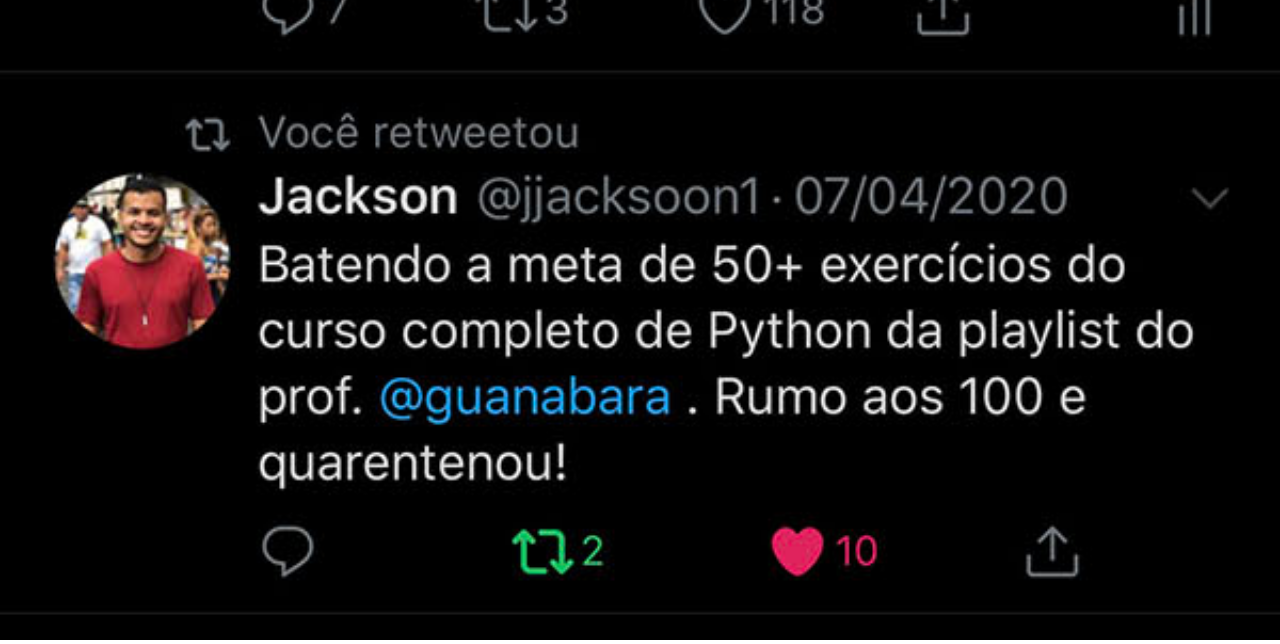
<file: Redes Sociais/redes-sociais/pag4.html>
<!DOCTYPE html>
<html lang="pt">
<head>
    <meta charset="UTF-8">
    <meta name="viewport" content="width=device-width, initial-scale=1.0">
    <title>Document</title>
    <style>
        * {
            margin: 0;
            padding: 0;
        }
        img {
            background-size: cover;
            width: 100%;
            height: 100%;
        }
    </style>
</head>
<body>
    <main>
        <img src="../img/tela-twitter.jpg">
    </main>
</body>
</html>
</file>
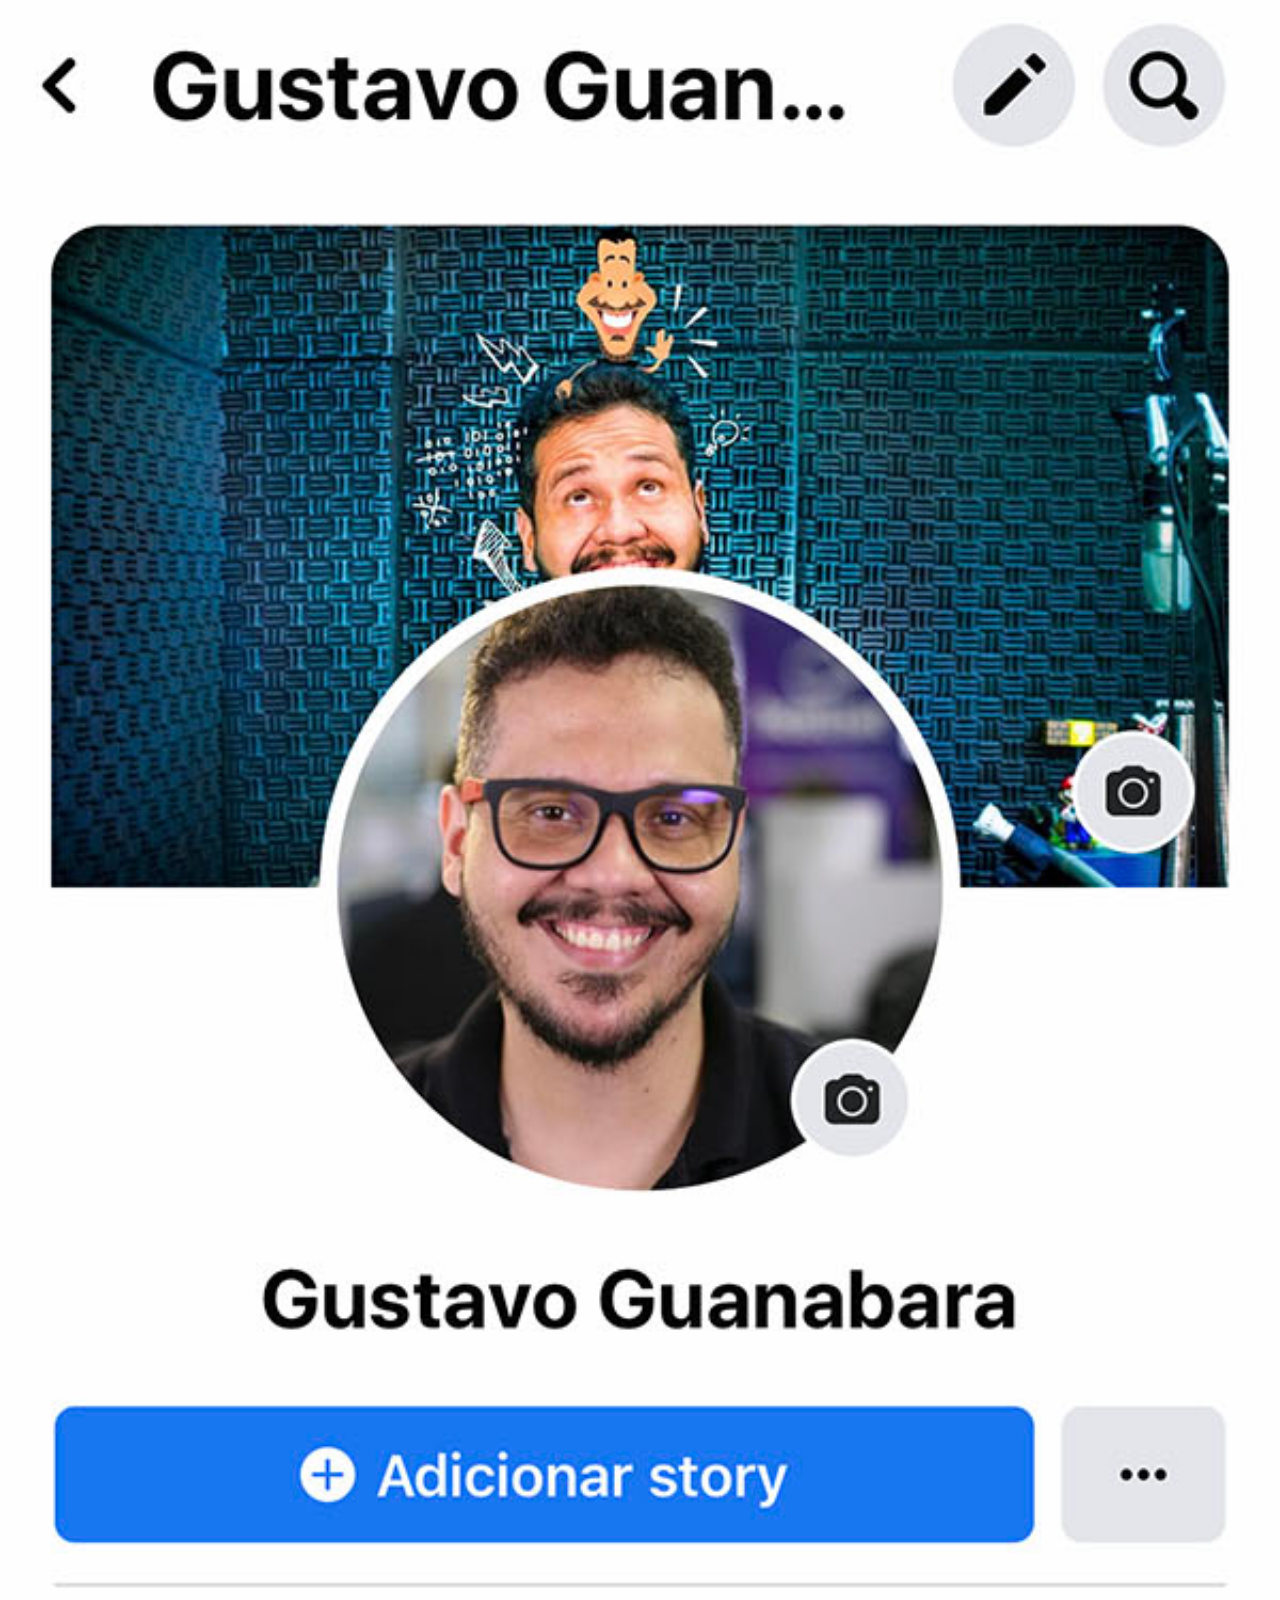
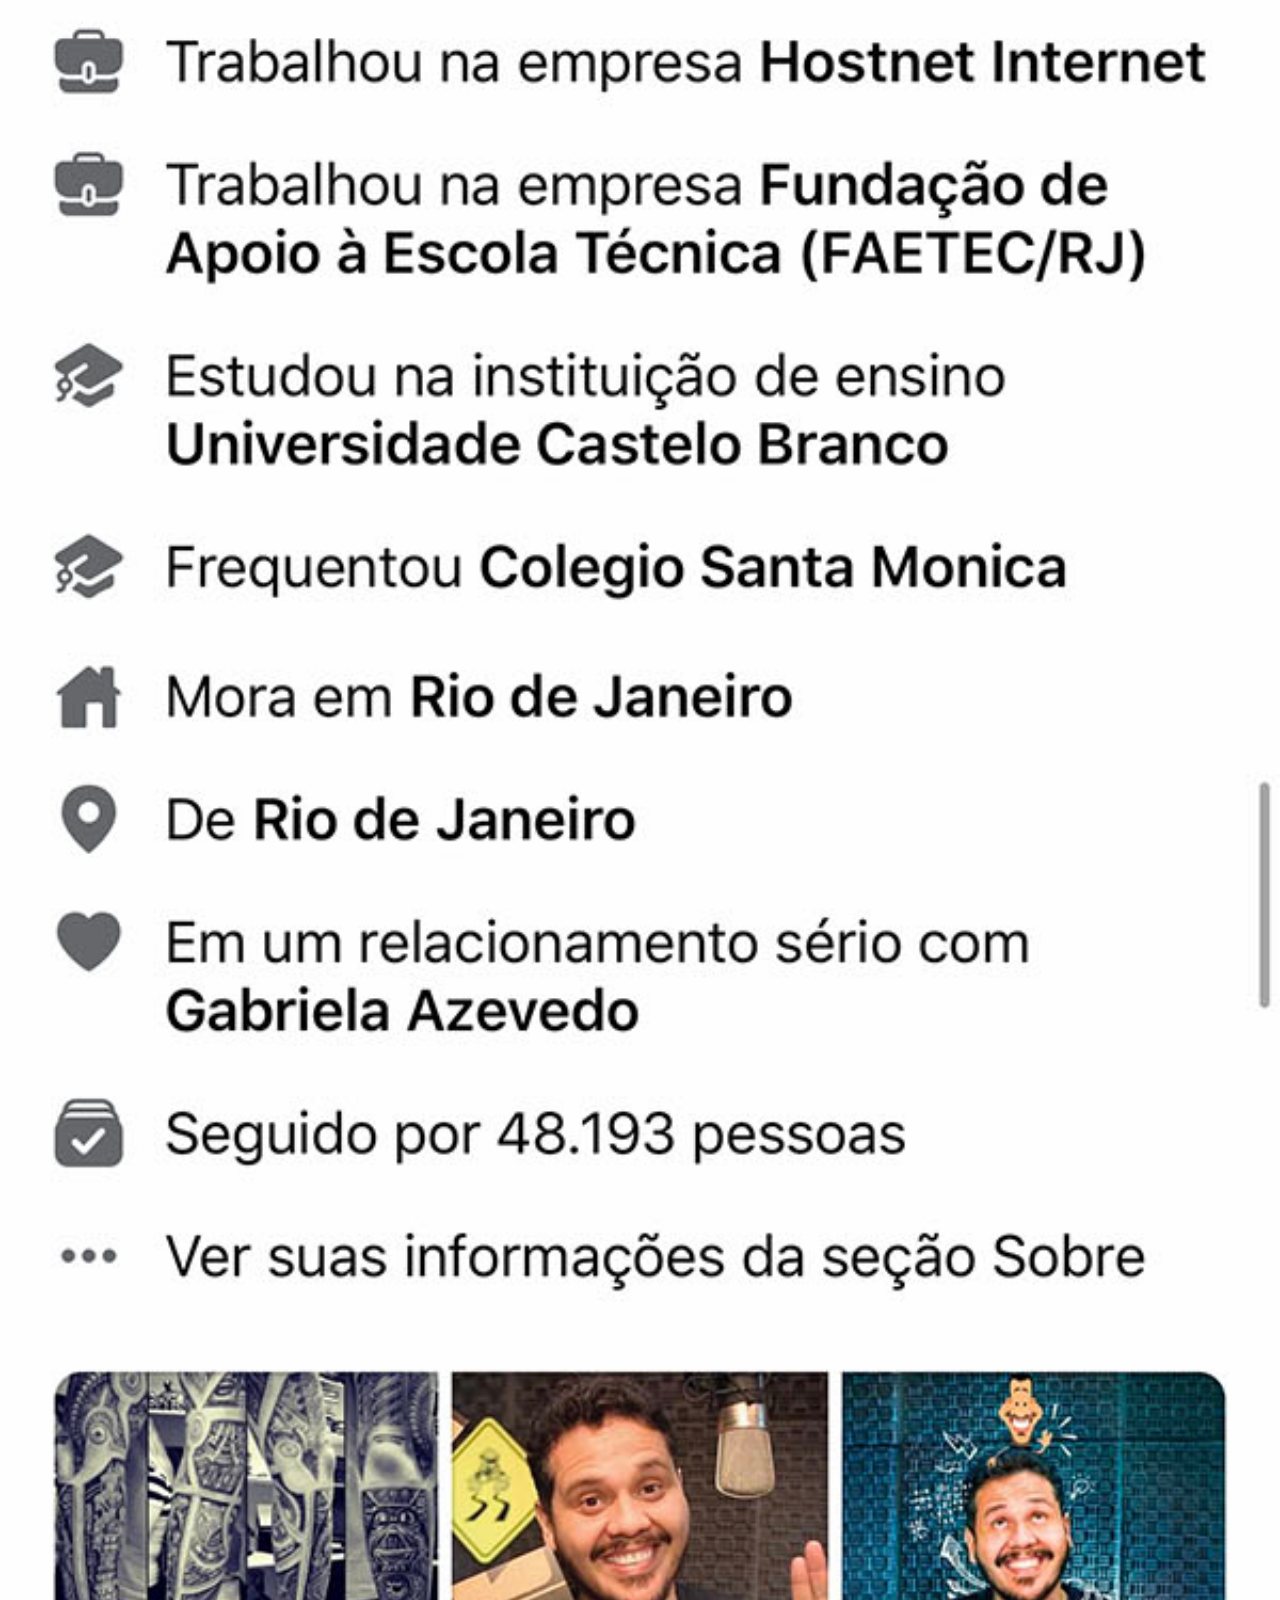
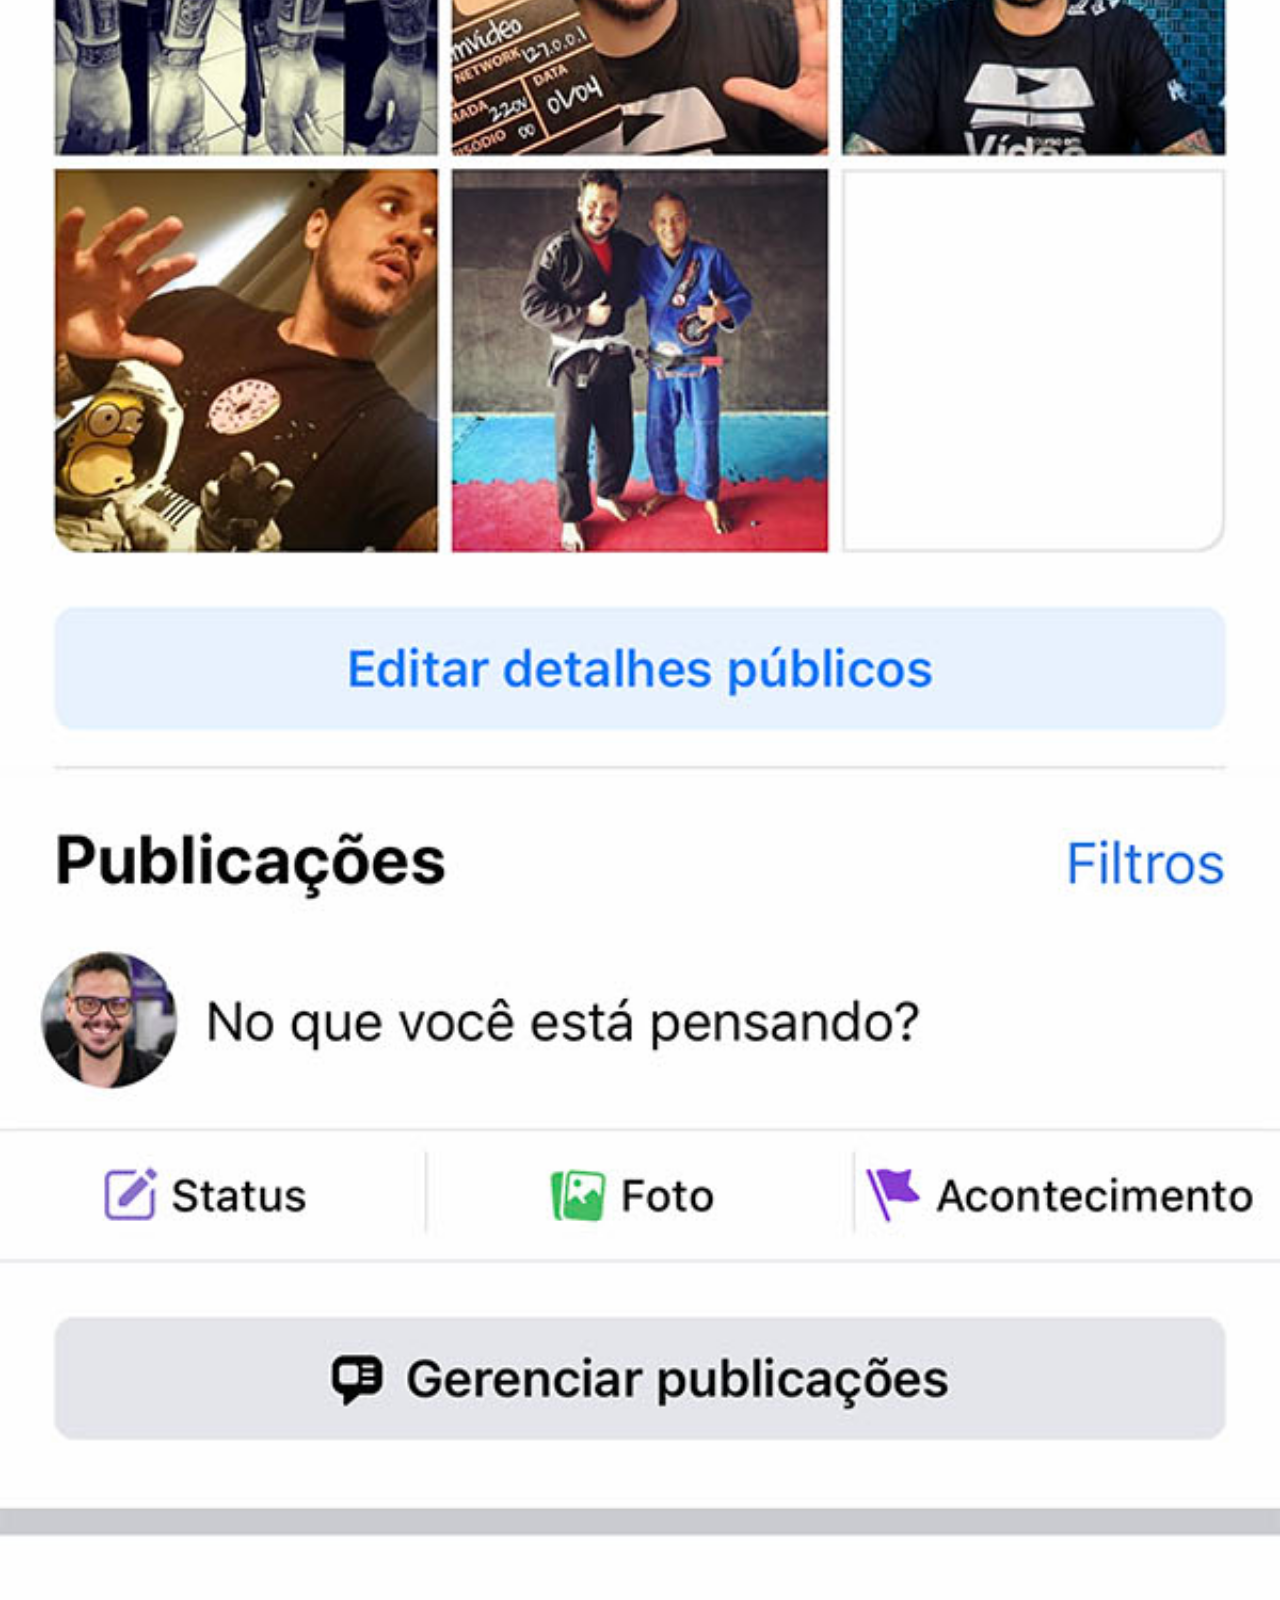
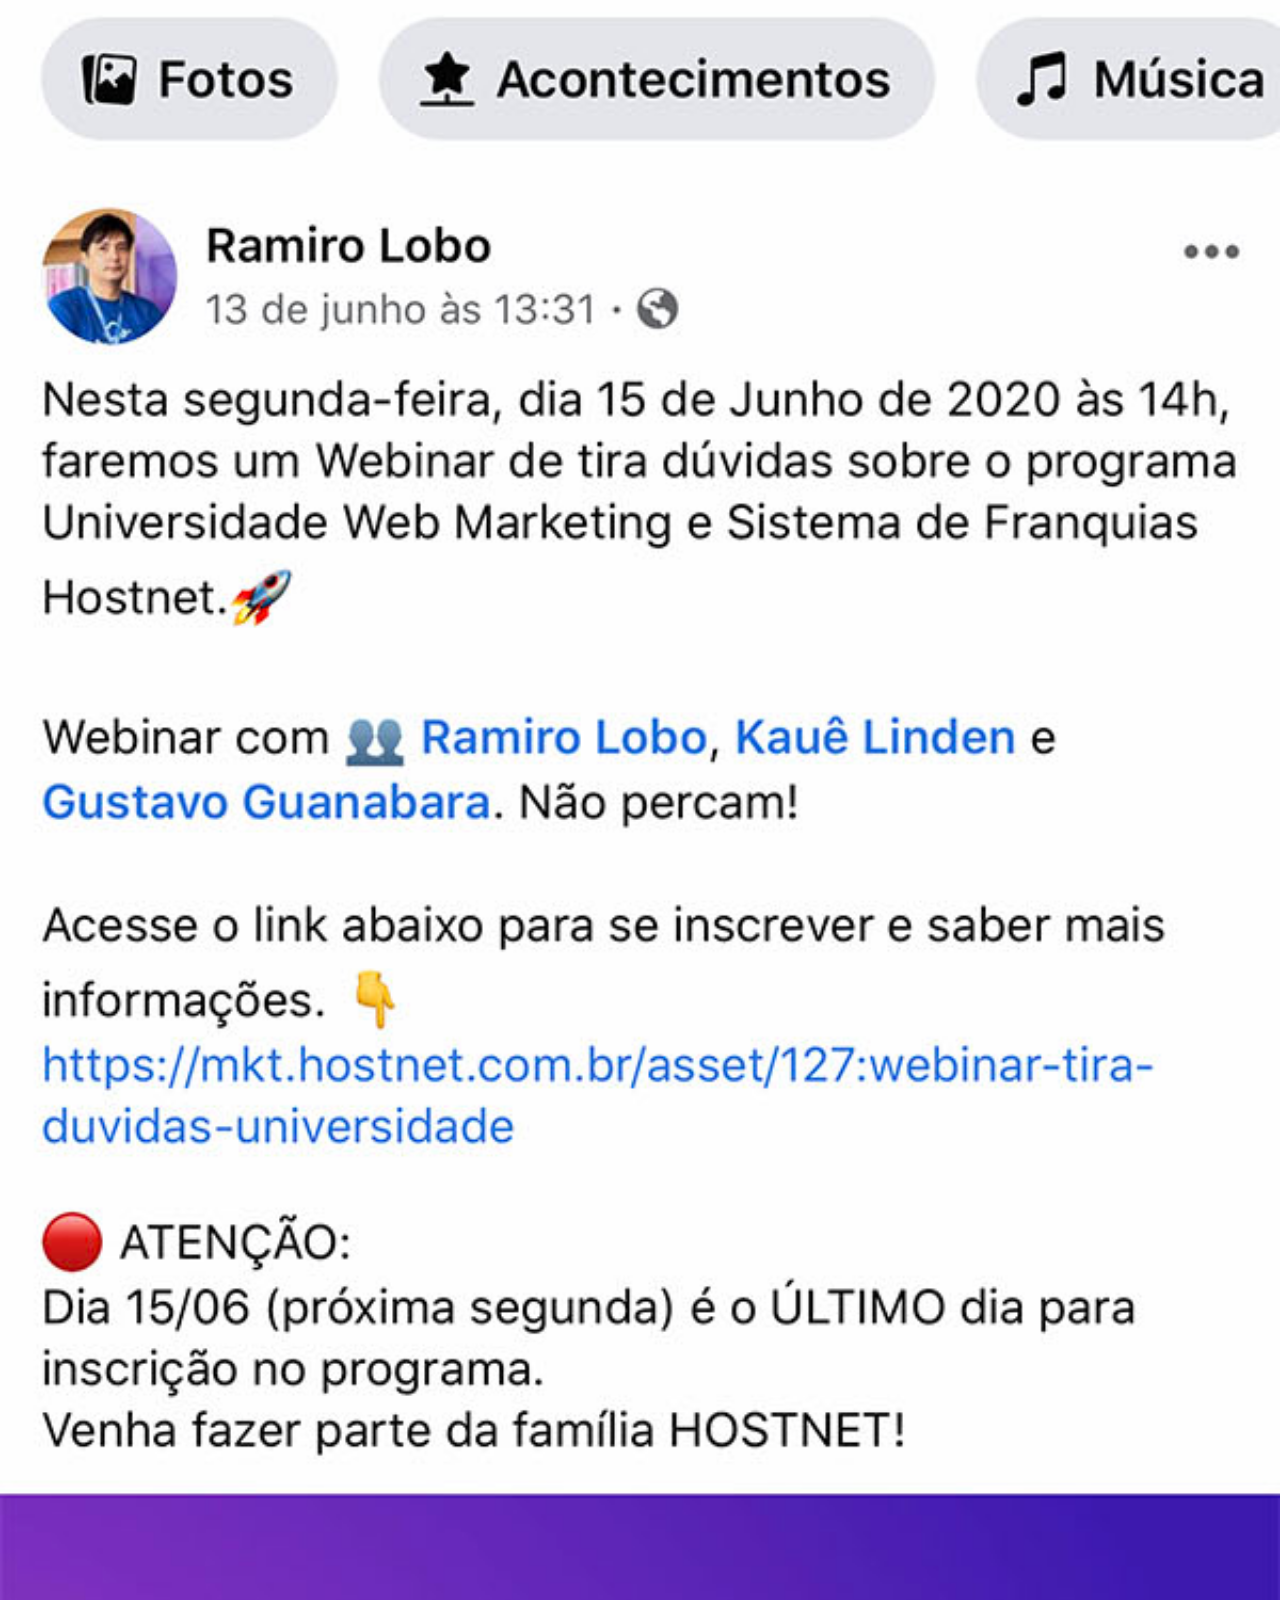
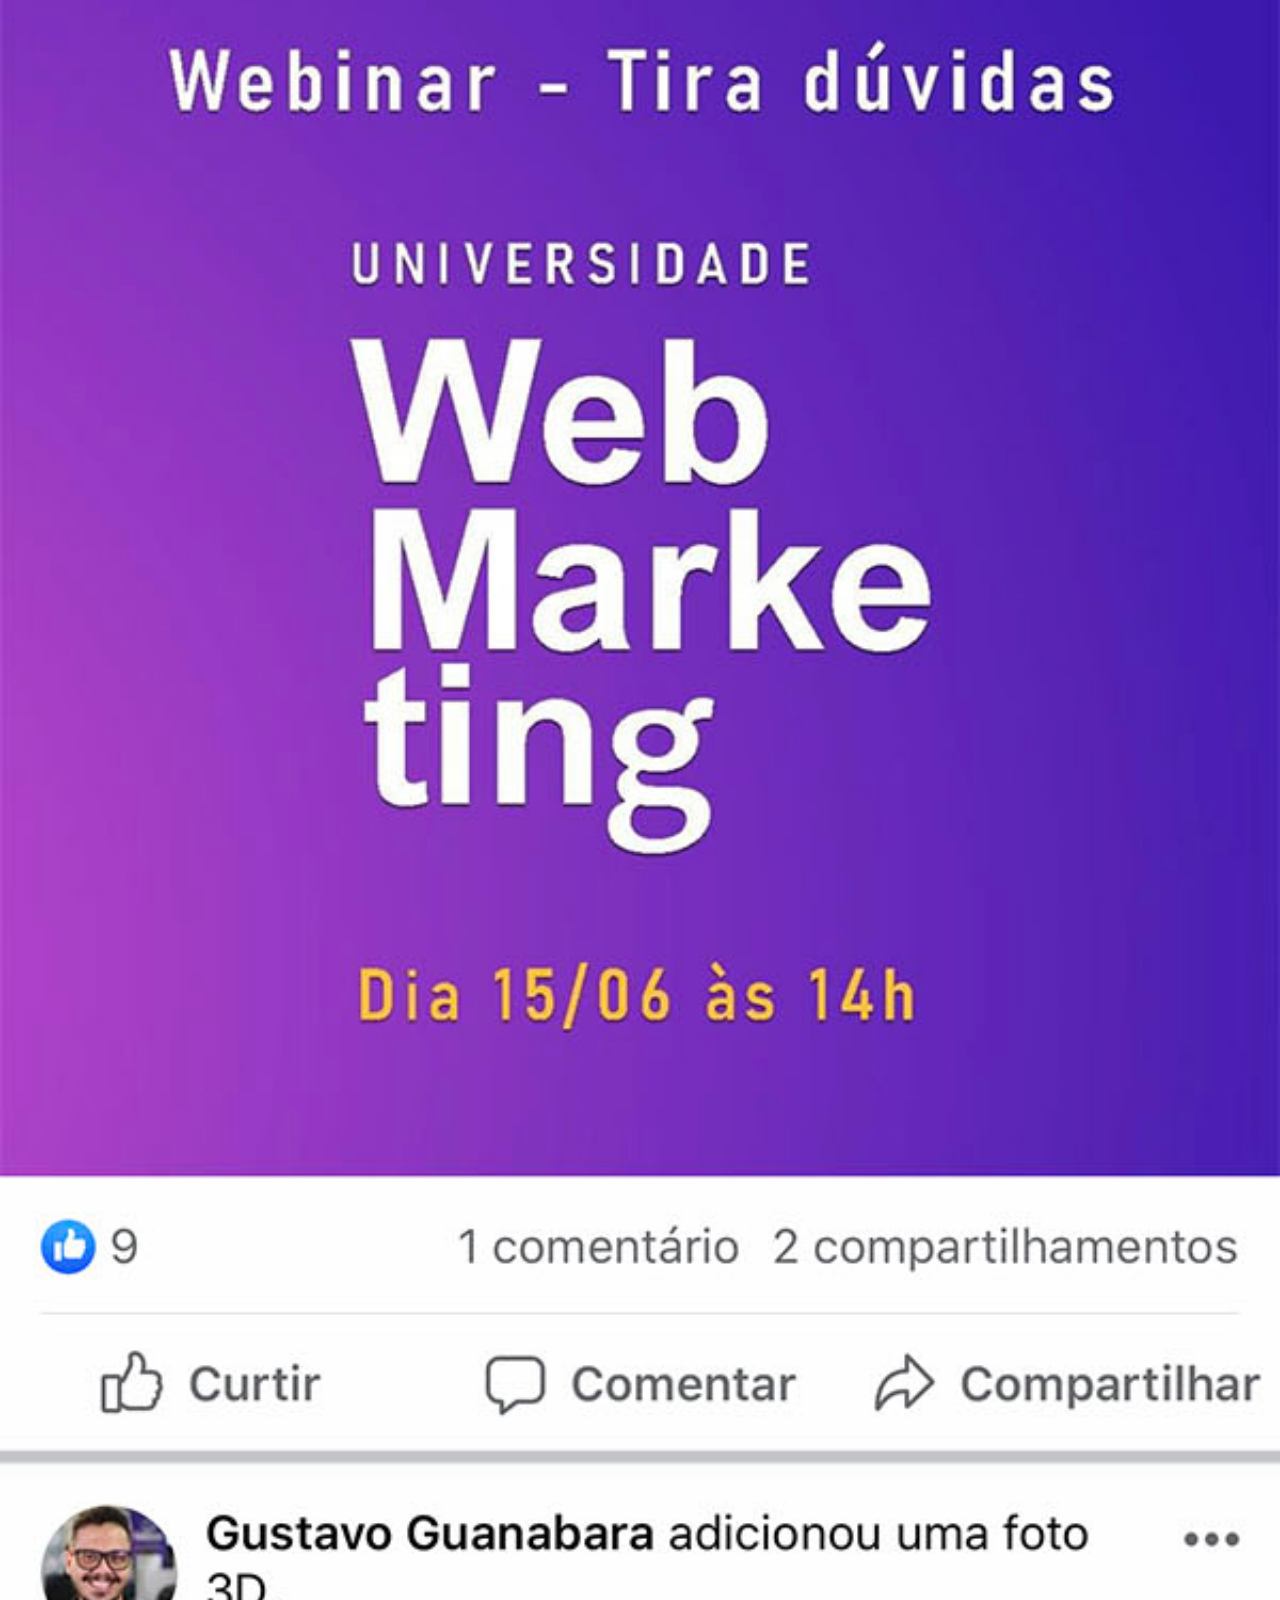
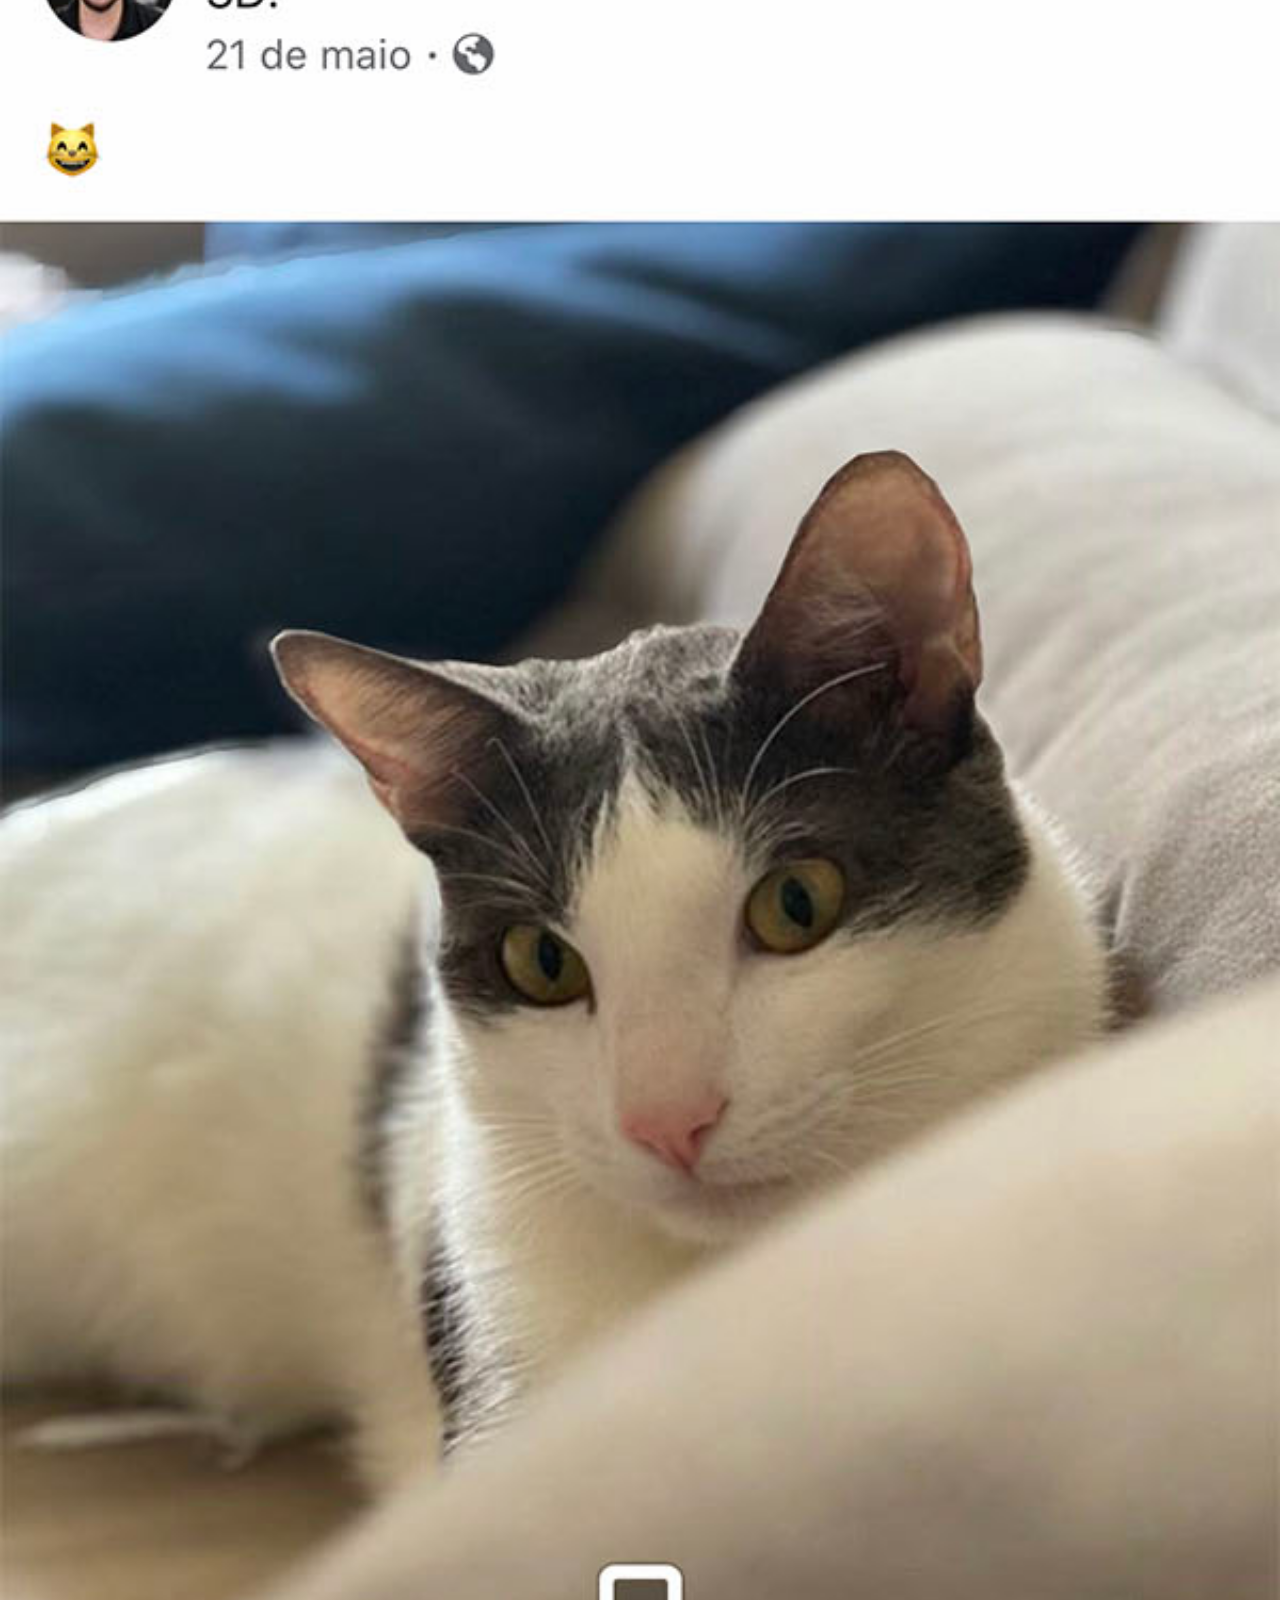
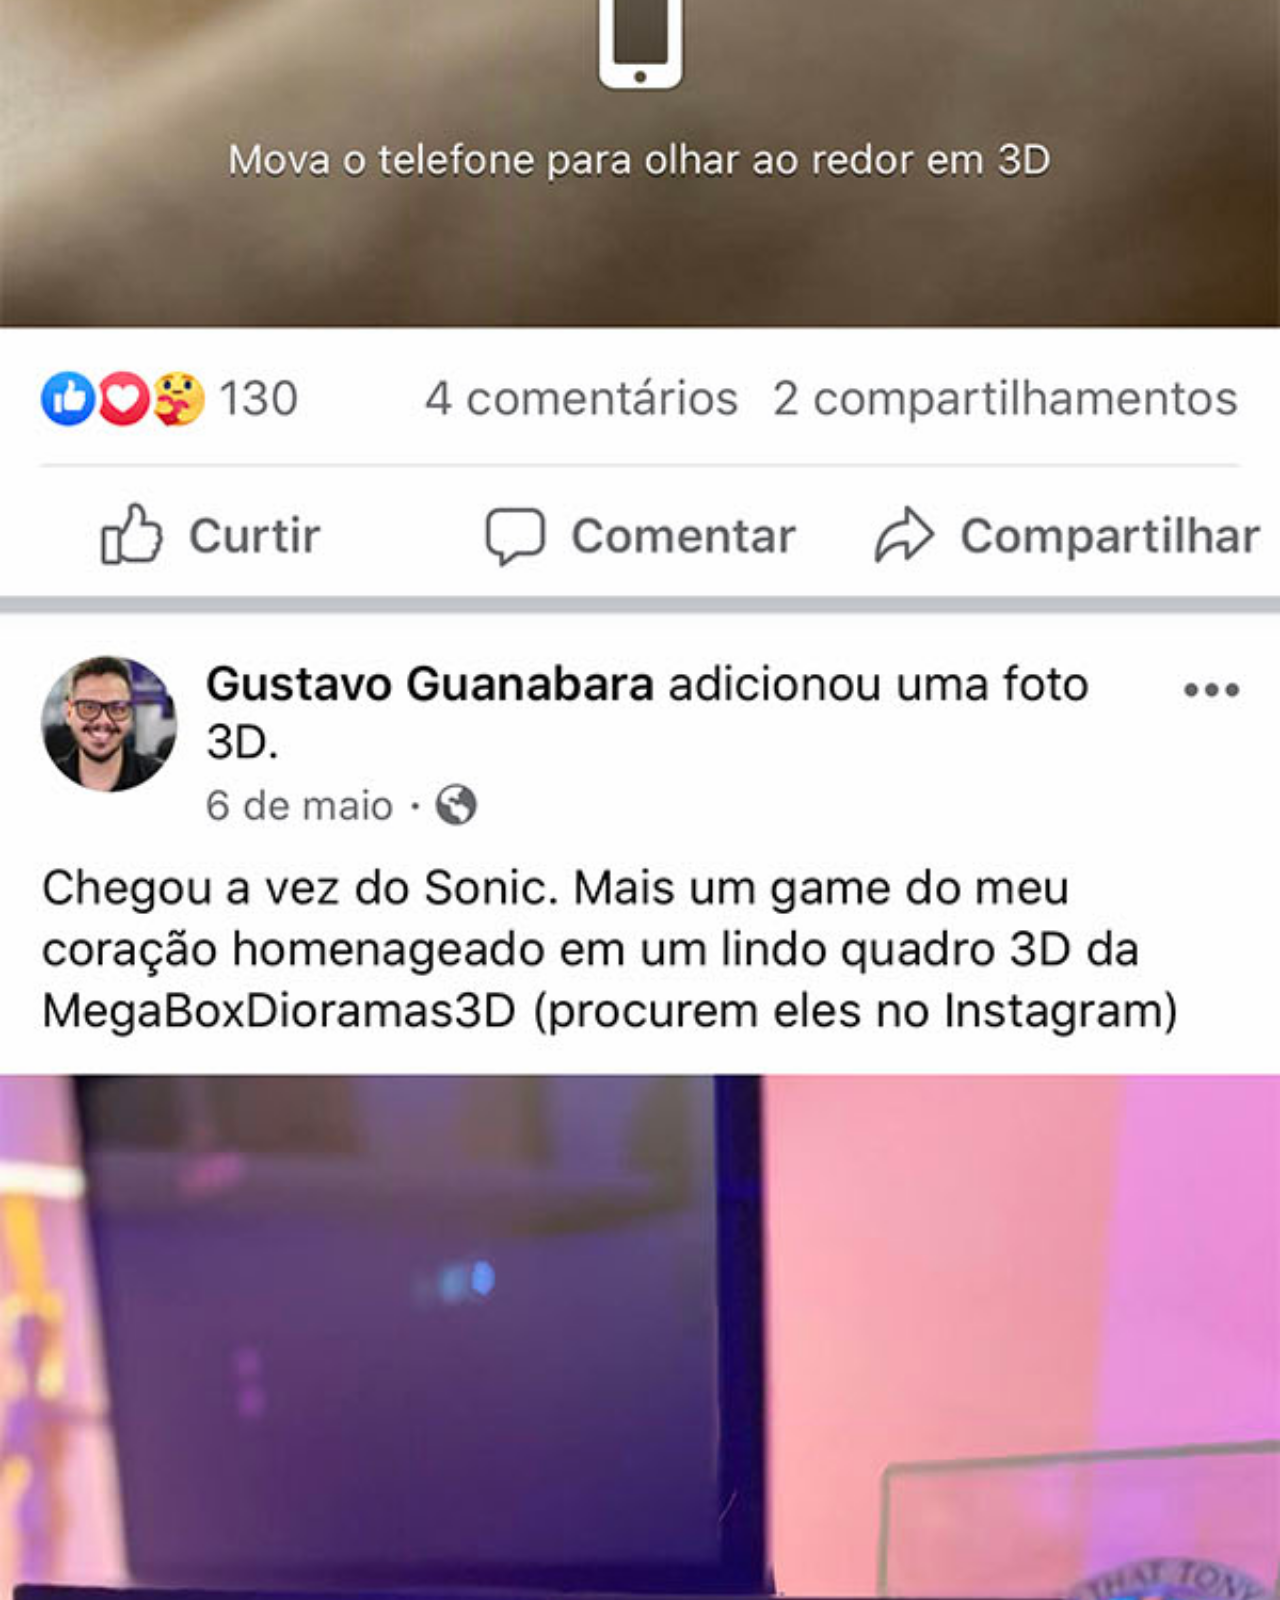
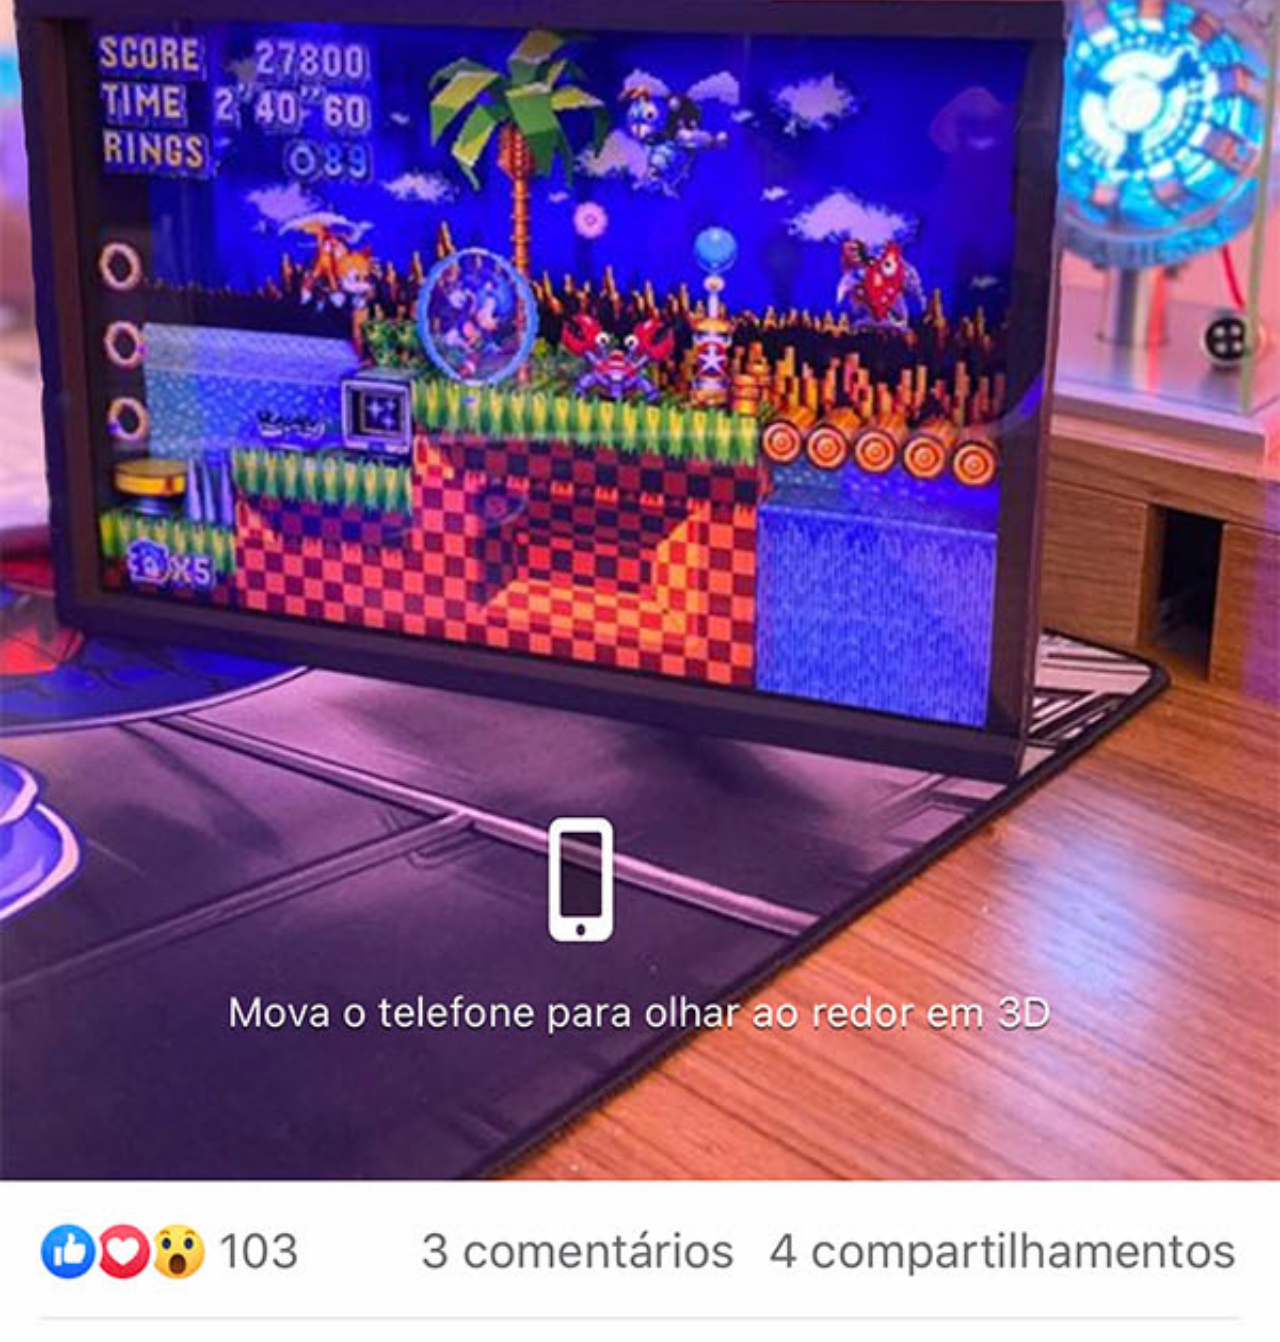
<file: Redes Sociais/redes-sociais/pag5.html>
<!DOCTYPE html>
<html lang="pt">
<head>
    <meta charset="UTF-8">
    <meta name="viewport" content="width=device-width, initial-scale=1.0">
    <title>Document</title>
    <style>
        * {
            margin: 0;
            padding: 0;
        }
        img {
            background-size: cover;
            width: 100%;
            height: 100%;
        }
    </style>
</head>
<body>
    <main>
        <img src="../img/tela-facebook.jpg">
    </main>
</body>
</html>
</file>
